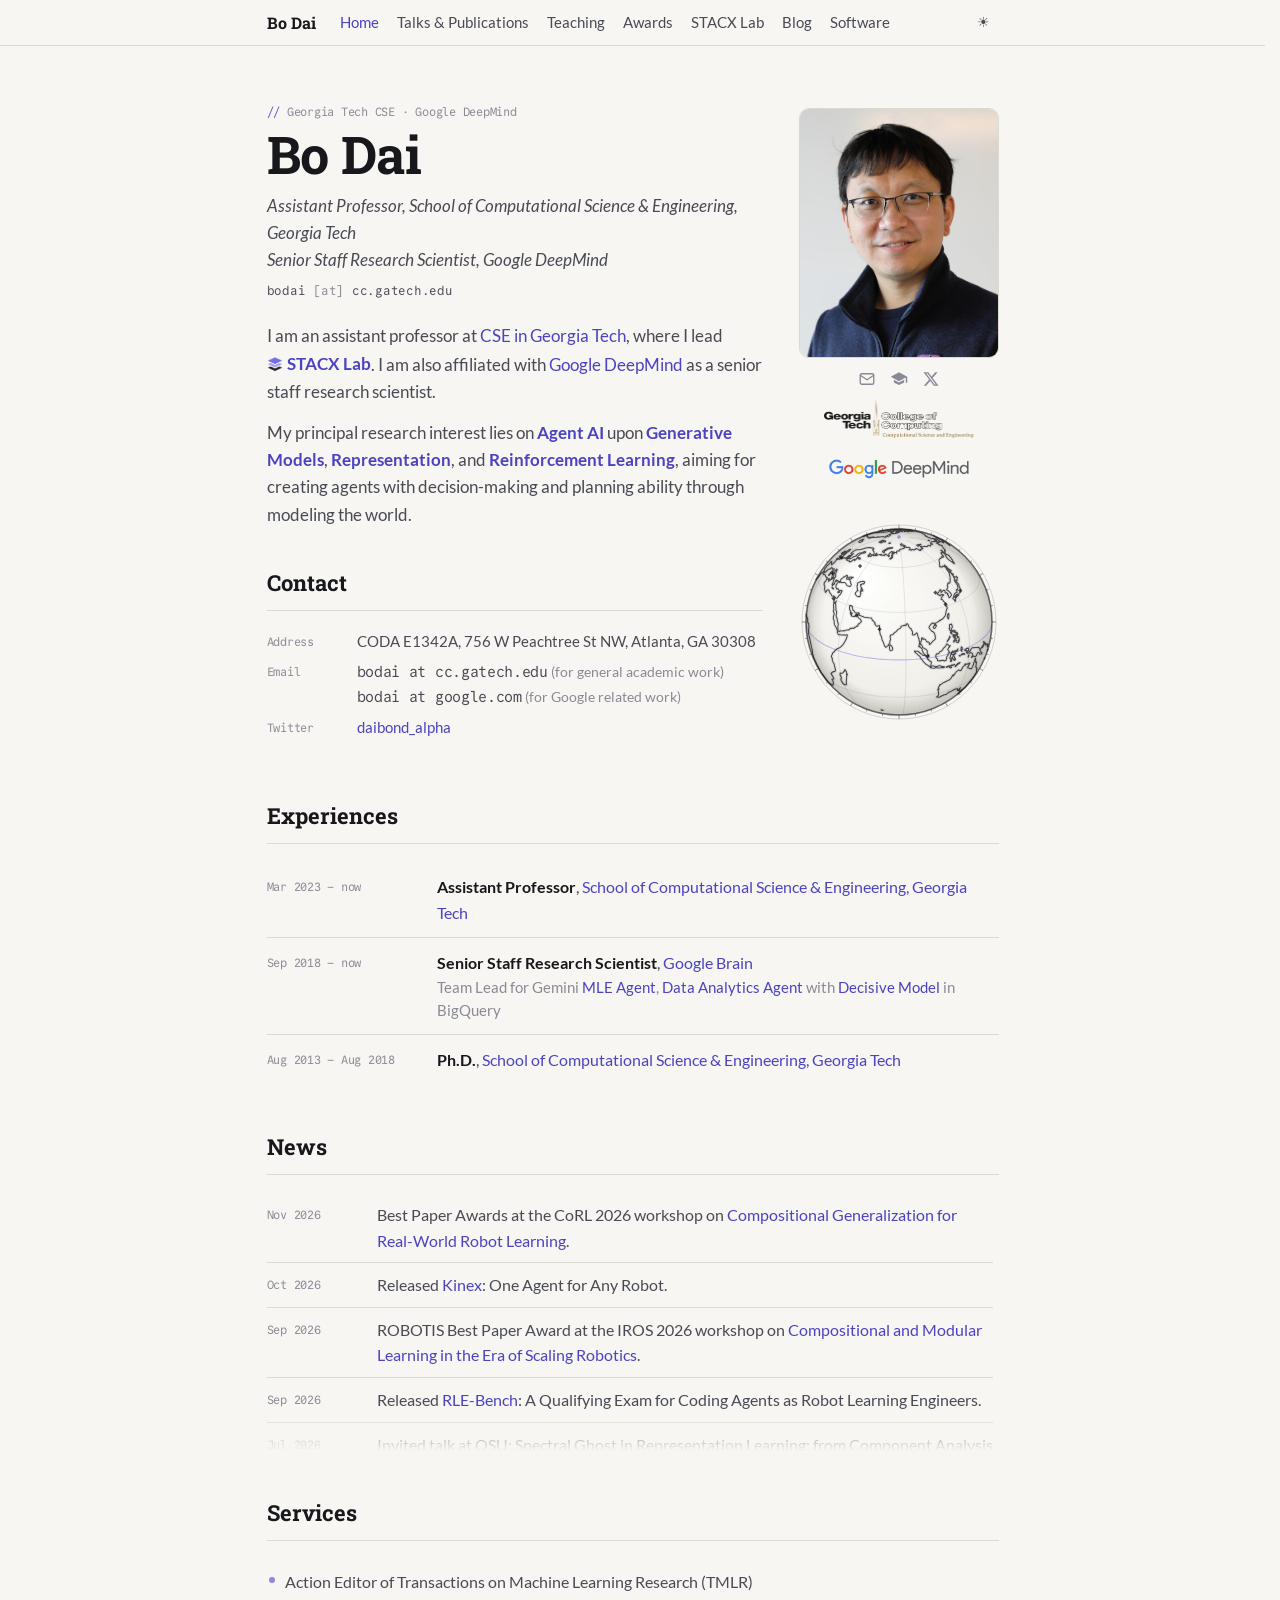
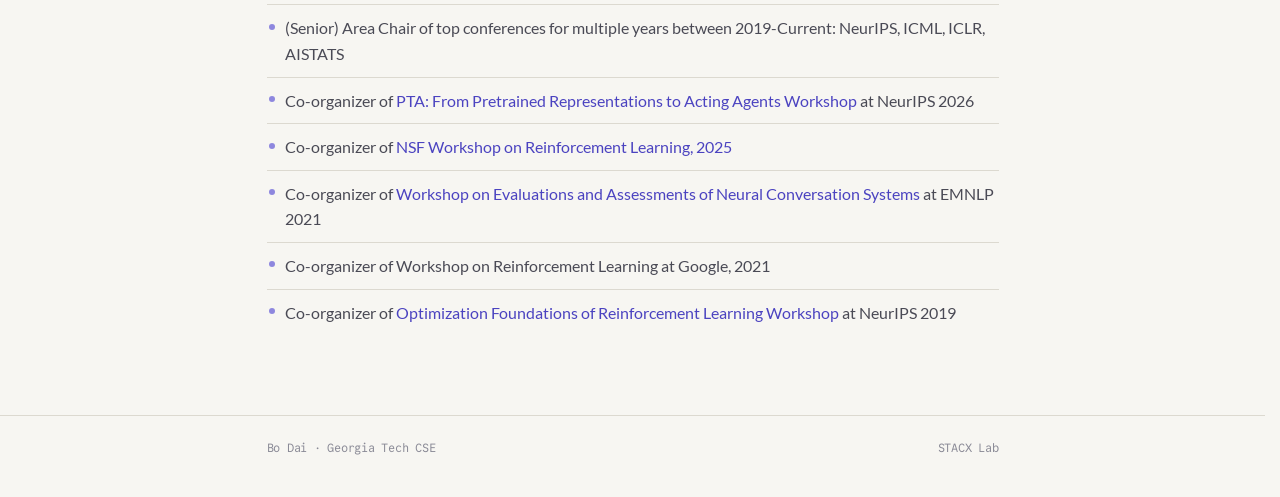
<file: index.html>
<!DOCTYPE html>
<html lang="en">

<head>
	<meta charset="utf-8">
	<meta name="viewport" content="width=device-width, initial-scale=1">
	<title>Bo Dai</title>
	<link rel="preload" href="fonts/lato-latin-400-normal.woff2" as="font" type="font/woff2" crossorigin>
	<link rel="preload" href="fonts/roboto-slab-latin-700-normal.woff2" as="font" type="font/woff2" crossorigin>
	<link href="css/site.css?v=6" rel="stylesheet">
	<script>
	try { var t = localStorage.getItem('theme'); document.documentElement.dataset.theme = t || (matchMedia('(prefers-color-scheme: dark)').matches ? 'dark' : 'light'); } catch (e) {}
</script>
</head>

<body>
	<header class="topbar">
		<nav class="bar" aria-label="main">
			<a class="brand" href="index.html">Bo Dai</a>
			<div class="links">
			<a href="index.html" aria-current="page">Home</a>
			<a href="publications.html">Talks &amp; Publications</a>
			<a href="teaching.html">Teaching</a>
			<a href="awards.html">Awards</a>
			<a href="team.html">STACX Lab</a>
			<a href="https://stacx-lab.github.io/blog/">Blog</a>
			<a href="software.html">Software</a>
			</div>
			<button class="theme" type="button" data-theme-toggle aria-label="toggle theme" title="Toggle theme"><span class="sun">☀</span><span class="moon">☾</span></button>
		</nav>
	</header>

	<main class="wrap">
		<div class="hero">
			<div>
				<p class="kicker">Georgia Tech CSE · Google DeepMind</p>
				<h1>Bo Dai</h1>
				<p class="role">Assistant Professor, School of Computational Science &amp; Engineering, Georgia Tech<br>Senior Staff Research Scientist, Google DeepMind</p>
				<p class="email">bodai <span class="dim">[at]</span> cc.gatech.edu</p>
				<div class="bio">
					<p>I am an assistant professor at <a href="https://cse.gatech.edu/">CSE in Georgia Tech</a>, where I lead <a class="lab-title lab-inline" href="https://stacx-lab.github.io/"><img class="day" src="images/stacx-logo-day.svg" alt=""><img class="night" src="images/stacx-logo-night.svg" alt="">STACX Lab</a>. I am also affiliated with <a href="https://ai.google/research/teams/brain">Google DeepMind</a> as a senior staff research scientist.</p>
					<p>My principal research interest lies on <span class="hl">Agent AI</span> upon <span class="hl">Generative Models</span>, <span class="hl">Representation</span>, and <span class="hl">Reinforcement Learning</span>, aiming for creating agents with decision-making and planning ability through modeling the world.</p>
				</div>
				<section id="contact" class="hero-contact">
					<h2>Contact</h2>
					<dl class="facts">
						<dt>Address</dt>
						<dd>CODA E1342A, 756 W Peachtree St NW, Atlanta, GA 30308</dd>
						<dt>Email</dt>
						<dd><span class="mono">bodai at cc.gatech.edu</span> <span class="note">(for general academic work)</span><br><span class="mono">bodai at google.com</span> <span class="note">(for Google related work)</span></dd>
						<dt>Twitter</dt>
						<dd><a href="https://twitter.com/daibond_alpha">daibond_alpha</a></dd>
					</dl>
				</section>
			</div>
			<aside class="side">
				<img class="portrait" src="images/bodai.jpg" alt="Bo Dai">
				<div class="icons">
					<a href="mailto:bodai@cc.gatech.edu" aria-label="Email" title="Email"><svg viewBox="0 0 24 24" fill="none" stroke="currentColor" stroke-width="1.8" stroke-linecap="round" stroke-linejoin="round"><rect x="3" y="5" width="18" height="14" rx="2"/><path d="m3 7 9 6 9-6"/></svg></a>
					<a href="https://scholar.google.com/citations?user=TIKl_foAAAAJ&amp;hl=en" aria-label="Google Scholar" title="Google Scholar"><svg viewBox="0 0 24 24" fill="currentColor"><path d="M12 3 1 9l11 6 9-4.91V17h2V9L12 3zm-6.82 9.9v3.6L12 20l6.82-3.5v-3.6L12 16.6l-6.82-3.7z"/></svg></a>
					<a href="https://twitter.com/daibond_alpha" aria-label="Twitter" title="Twitter"><svg viewBox="0 0 24 24" fill="currentColor"><path d="M17.75 3h3.07l-6.7 7.66L22 21h-6.17l-4.83-6.32L5.47 21H2.4l7.17-8.2L2 3h6.33l4.37 5.77L17.75 3zm-1.08 16.2h1.7L7.4 4.7H5.58l11.09 14.5z"/></svg></a>
				</div>
				<div class="affil">
					<img src="images/cse-logo.jpg" alt="Georgia Tech">
					<img src="images/google-deep-mind-logo.jpg" alt="Google DeepMind">
				</div>
				<div class="visitor-globe side-globe" id="visitor-globe" data-stats="https://bodai-visits.bo-dai.workers.dev" aria-label="Visitors"></div>
			</aside>
		</div>

		<section id="experiences">
			<h2>Experiences</h2>
			<ul class="timeline">
				<li><span class="when">Mar 2023 – now</span><span class="what"><b>Assistant Professor</b>, <a href="https://cse.gatech.edu/">School of Computational Science &amp; Engineering, Georgia Tech</a></span></li>
				<li><span class="when">Sep 2018 – now</span><span class="what"><b>Senior Staff Research Scientist</b>, <a href="https://ai.google/research/teams/brain/">Google Brain</a><span class="sub">Team Lead for Gemini <a href="https://arxiv.org/abs/2505.07782">MLE Agent</a>, <a href="https://arxiv.org/abs/2407.09522">Data Analytics Agent</a> with <a href="https://arxiv.org/pdf/2505.21439">Decisive Model</a> in BigQuery</span></span></li>
				<li><span class="when">Aug 2013 – Aug 2018</span><span class="what"><b>Ph.D.</b>, <a href="https://cse.gatech.edu/">School of Computational Science &amp; Engineering, Georgia Tech</a></span></li>
			</ul>
		</section>

		<section id="news">
			<h2>News</h2>
			<div class="news-scroll" id="news-scroll">
			<ul class="timeline news">
				<li><span class="when">Nov 2026</span><span class="what">Best Paper Awards at the CoRL 2026 workshop on <a href="https://compogen-robotics.github.io/corl2026/">Compositional Generalization for Real-World Robot Learning</a>.</span></li>
				<li><span class="when">Oct 2026</span><span class="what">Released <a href="https://stacx-lab.github.io/kinex/">Kinex</a>: One Agent for Any Robot.</span></li>
				<li><span class="when">Sep 2026</span><span class="what">ROBOTIS Best Paper Award at the IROS 2026 workshop on <a href="https://compositional-robotics.github.io/">Compositional and Modular Learning in the Era of Scaling Robotics</a>.</span></li>
				<li><span class="when">Sep 2026</span><span class="what">Released <a href="https://rle-bench.github.io/">RLE-Bench</a>: A Qualifying Exam for Coding Agents as Robot Learning Engineers.</span></li>
				<li><span class="when">Jul 2026</span><span class="what">Invited talk at OSU: Spectral Ghost in Representation Learning: from Component Analysis to Self-Supervised Learning [<a href="talks/spec-repr/slides.html">Slides</a>] [<a href="https://arxiv.org/abs/2601.20154">Paper</a>].</span></li>
				<li><span class="when">Jul 2026</span><span class="what">Released <a href="https://stacx.github.io/web/">STACX</a>, an open-source modular infrastructure for end-to-end agentic RL.</span></li>
				<li><span class="when">Jun 2026</span><span class="what"><a href="https://arxiv.org/abs/2606.08357">FReDA</a> released on arXiv: forward-free diffusion language models with BPTT-free looped refinement.</span></li>
				<li><span class="when">May 2026</span><span class="what">Released <a href="https://arxiv.org/abs/2605.12913">Agent DAgger</a>, combining on-policy experience with dense expert feedback to train long-horizon coding agents.</span></li>
				<li><span class="when">May 2026</span><span class="what">Tech Lead of the Gemini Frontier AI MLE Agent Strike team.</span></li>
				<li><span class="when">May 2026</span><span class="what"><a href="https://cloud.google.com/blog/products/data-analytics/more-than-100x-faster-and-cheaper-llm-powered-sql-queries-with-proxy-models?e=48754805">LLM-powered AI query engine</a> on billions of rows with about 400x fewer tokens and 30–100x lower latency.</span></li>
			</ul>
			</div>
		</section>

		<section id="services">
			<h2>Services</h2>
			<ul class="items">
				<li>Action Editor of Transactions on Machine Learning Research (TMLR)</li>
				<li>(Senior) Area Chair of top conferences for multiple years between 2019-Current: NeurIPS, ICML, ICLR, AISTATS</li>
				<li>Co-organizer of <a href="https://ptaworkshop.github.io/">PTA: From Pretrained Representations to Acting Agents Workshop</a> at NeurIPS 2026</li>
				<li>Co-organizer of <a href="https://sites.harvard.edu/nsf-rl-workshop/"> NSF Workshop on Reinforcement Learning, 2025 </a></li>
				<li>Co-organizer of <a href="https://sites.google.com/corp/view/eancs/home">Workshop on Evaluations and Assessments of Neural Conversation Systems </a> at EMNLP 2021</li>
				<li>Co-organizer of Workshop on Reinforcement Learning at Google, 2021</li>
				<li>Co-organizer of <a href="https://optrl2019.github.io/">Optimization Foundations of Reinforcement Learning Workshop</a> at NeurIPS 2019</li>
			</ul>
		</section>

	</main>

	<footer>
		<div class="wrap">
			<span>Bo Dai · Georgia Tech CSE</span>
			<span><a href="https://stacx-lab.github.io/">STACX Lab</a></span>
		</div>
	</footer>
	<script src="js/globe-land.js"></script>
	<script src="js/globe.js"></script>
	<script>
		(function () {
			// Show four news items and scroll the rest; re-measure once fonts load and on resize.
			var box = document.getElementById('news-scroll'), items = box.querySelectorAll('li');
			if (items.length <= 4) { box.classList.add('all'); return; }
			box.style.overflowY = 'auto';
			function fit() { box.style.maxHeight = (items[4].getBoundingClientRect().top - box.getBoundingClientRect().top + box.scrollTop + 28) + 'px'; }
			fit();
			if (document.fonts) document.fonts.ready.then(fit);
			addEventListener('resize', fit);
		})();
	</script>
	<script>
		var sec = location.hash.slice(1);
		var pages = {publications: "publications.html", talks: "publications.html#talks", teaching: "teaching.html",
			awards: "awards.html", team: "team.html", software: "software.html"};
		if (pages.hasOwnProperty(sec)) location.replace(pages[sec]);
	</script>
	<script>
	document.querySelector('[data-theme-toggle]').addEventListener('click', function () {
		var root = document.documentElement, next = root.dataset.theme === 'dark' ? 'light' : 'dark';
		root.dataset.theme = next;
		try { localStorage.setItem('theme', next); } catch (e) {}
	});
</script>
</body>

</html>
</file>
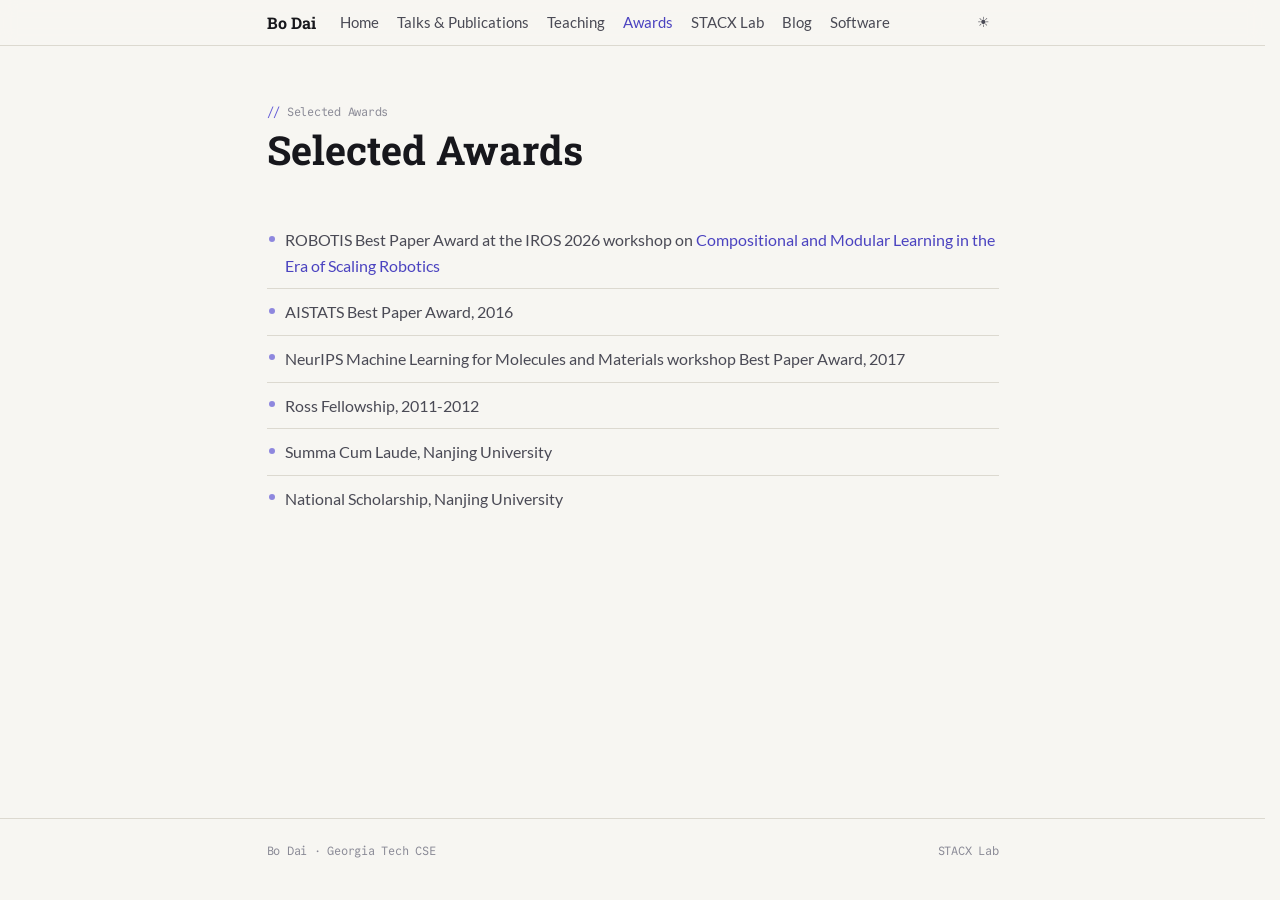
<file: awards.html>
<!DOCTYPE html>
<html lang="en">

<head>
	<meta charset="utf-8">
	<meta name="viewport" content="width=device-width, initial-scale=1">
	<title>Bo Dai - Selected Awards</title>
	<link rel="preload" href="fonts/lato-latin-400-normal.woff2" as="font" type="font/woff2" crossorigin>
	<link rel="preload" href="fonts/roboto-slab-latin-700-normal.woff2" as="font" type="font/woff2" crossorigin>
	<link href="css/site.css?v=6" rel="stylesheet">
	<script>
	try { var t = localStorage.getItem('theme'); document.documentElement.dataset.theme = t || (matchMedia('(prefers-color-scheme: dark)').matches ? 'dark' : 'light'); } catch (e) {}
</script>
</head>

<body>
	<header class="topbar">
		<nav class="bar" aria-label="main">
			<a class="brand" href="index.html">Bo Dai</a>
			<div class="links">
			<a href="index.html">Home</a>
			<a href="publications.html">Talks &amp; Publications</a>
			<a href="teaching.html">Teaching</a>
			<a href="awards.html" aria-current="page">Awards</a>
			<a href="team.html">STACX Lab</a>
			<a href="https://stacx-lab.github.io/blog/">Blog</a>
			<a href="software.html">Software</a>
			</div>
			<button class="theme" type="button" data-theme-toggle aria-label="toggle theme" title="Toggle theme"><span class="sun">☀</span><span class="moon">☾</span></button>
		</nav>
	</header>

	<main class="wrap">
		<div class="page-head">
			<p class="kicker">Selected Awards</p>
			<h1>Selected Awards</h1>
		</div>

		<section>
			<ul class="items">
				<li>ROBOTIS Best Paper Award at the IROS 2026 workshop on <a href="https://compositional-robotics.github.io/">Compositional and Modular Learning in the Era of Scaling Robotics</a></li>
				<li>AISTATS Best Paper Award, 2016</li>
				<li>NeurIPS Machine Learning for Molecules and Materials workshop Best Paper Award, 2017</li>
				<li>Ross Fellowship, 2011-2012</li>
				<li>Summa Cum Laude, Nanjing University</li>
				<li>National Scholarship, Nanjing University</li>
			</ul>
		</section>
	</main>

	<footer>
		<div class="wrap">
			<span>Bo Dai · Georgia Tech CSE</span>
			<span><a href="https://stacx-lab.github.io/">STACX Lab</a></span>
		</div>
	</footer>

	<script>
	document.querySelector('[data-theme-toggle]').addEventListener('click', function () {
		var root = document.documentElement, next = root.dataset.theme === 'dark' ? 'light' : 'dark';
		root.dataset.theme = next;
		try { localStorage.setItem('theme', next); } catch (e) {}
	});
</script>
</body>

</html>
</file>
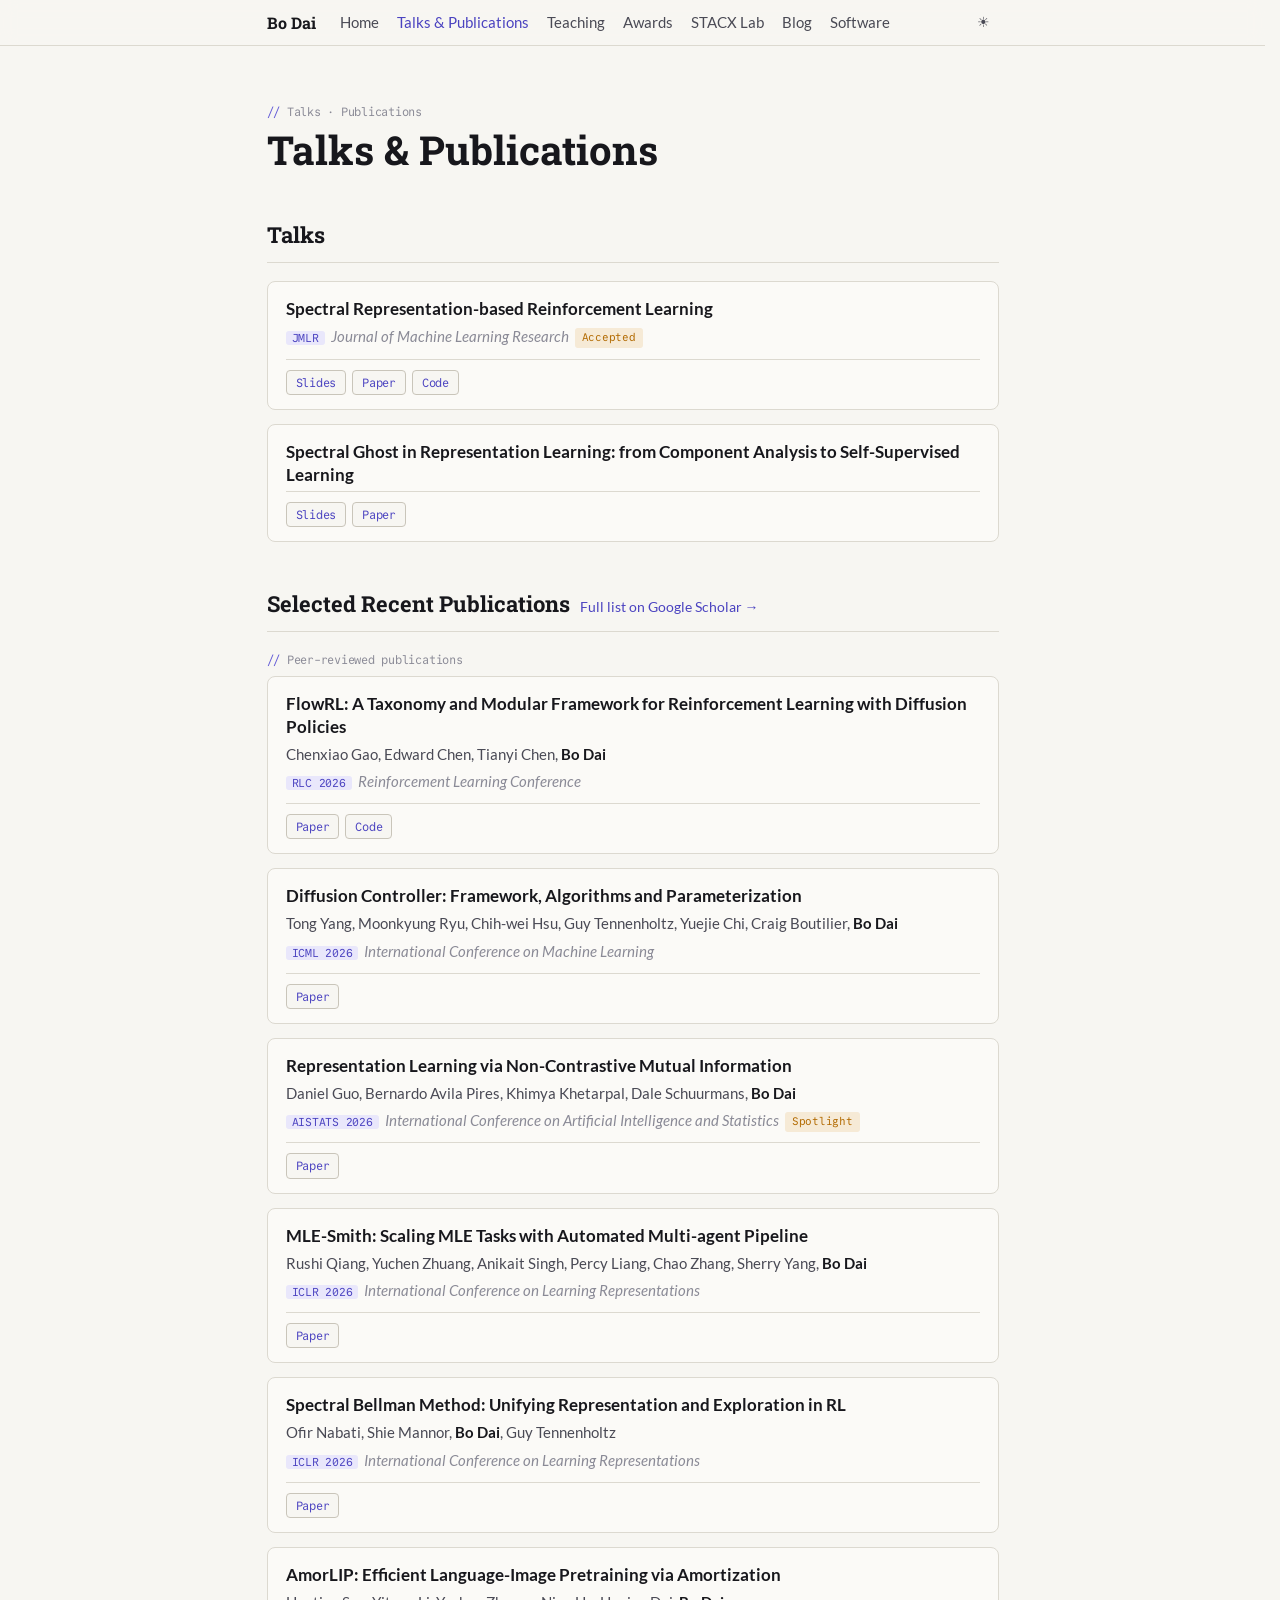
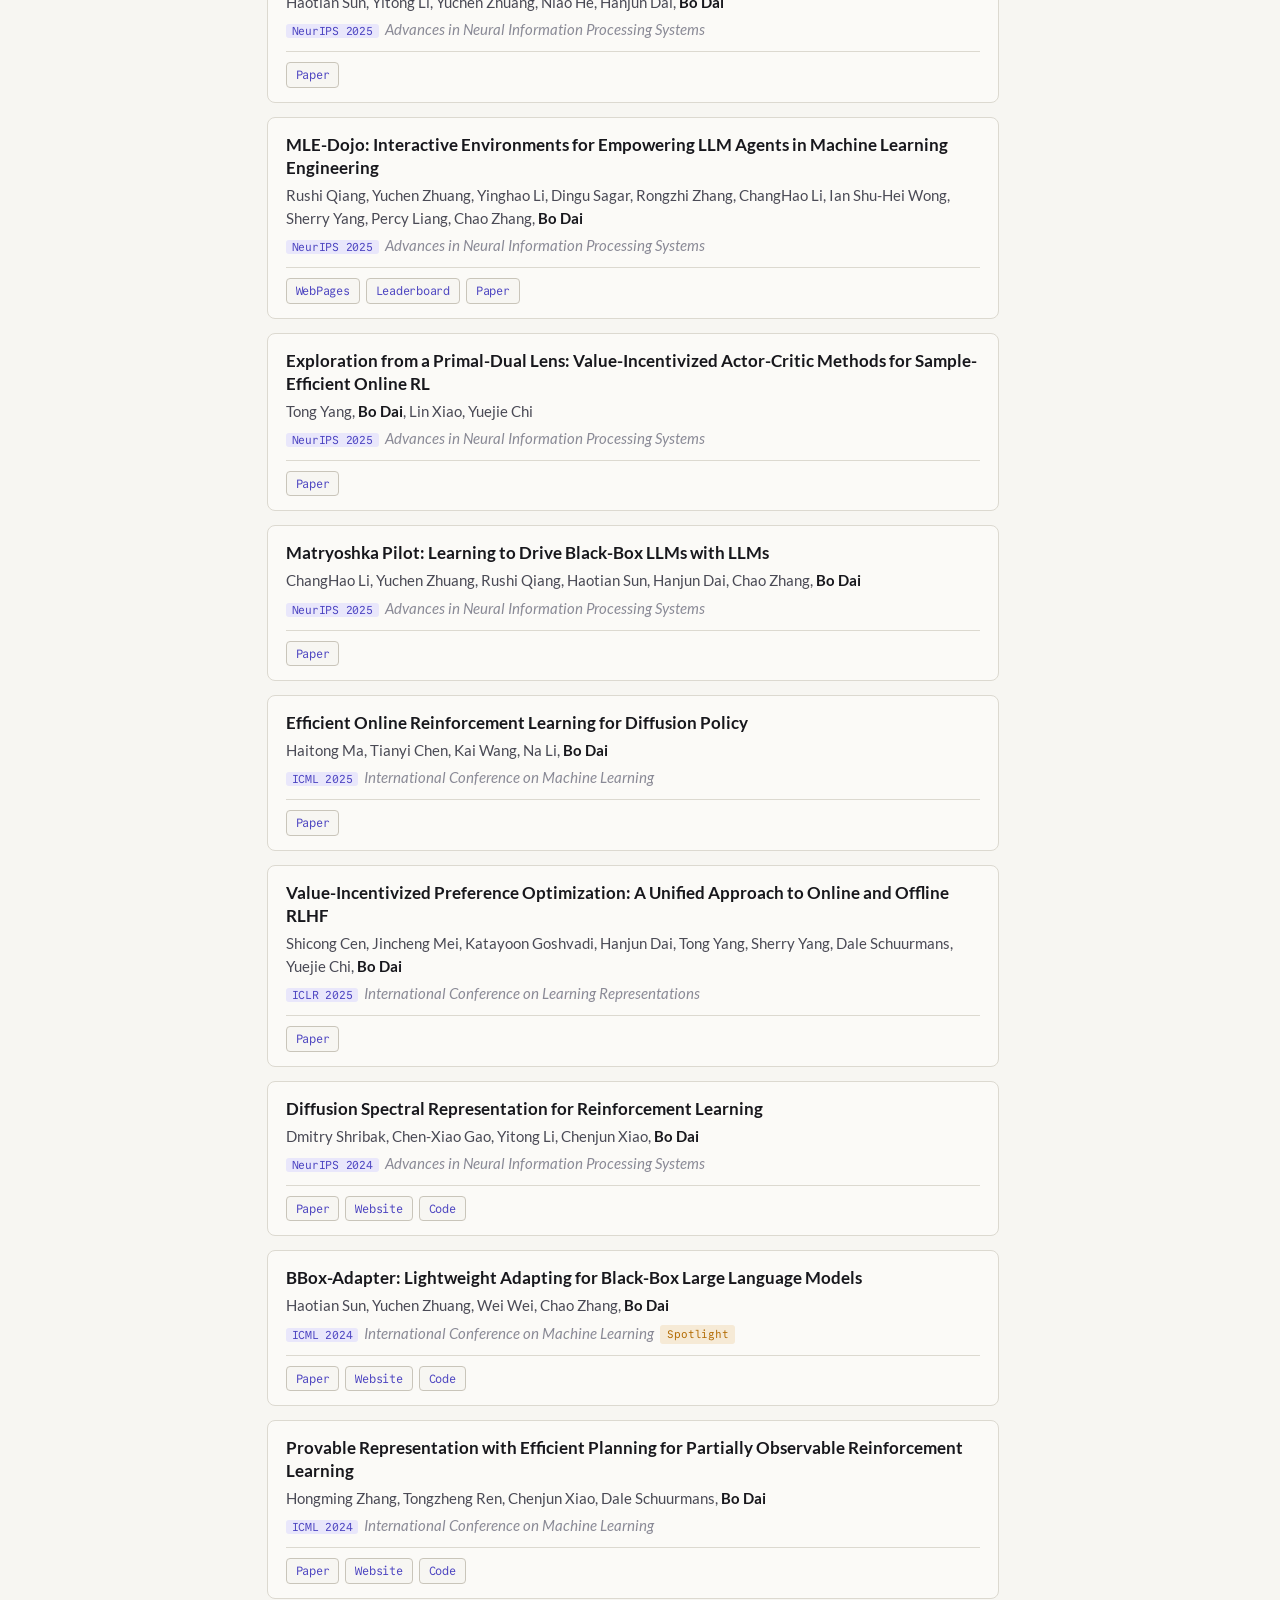
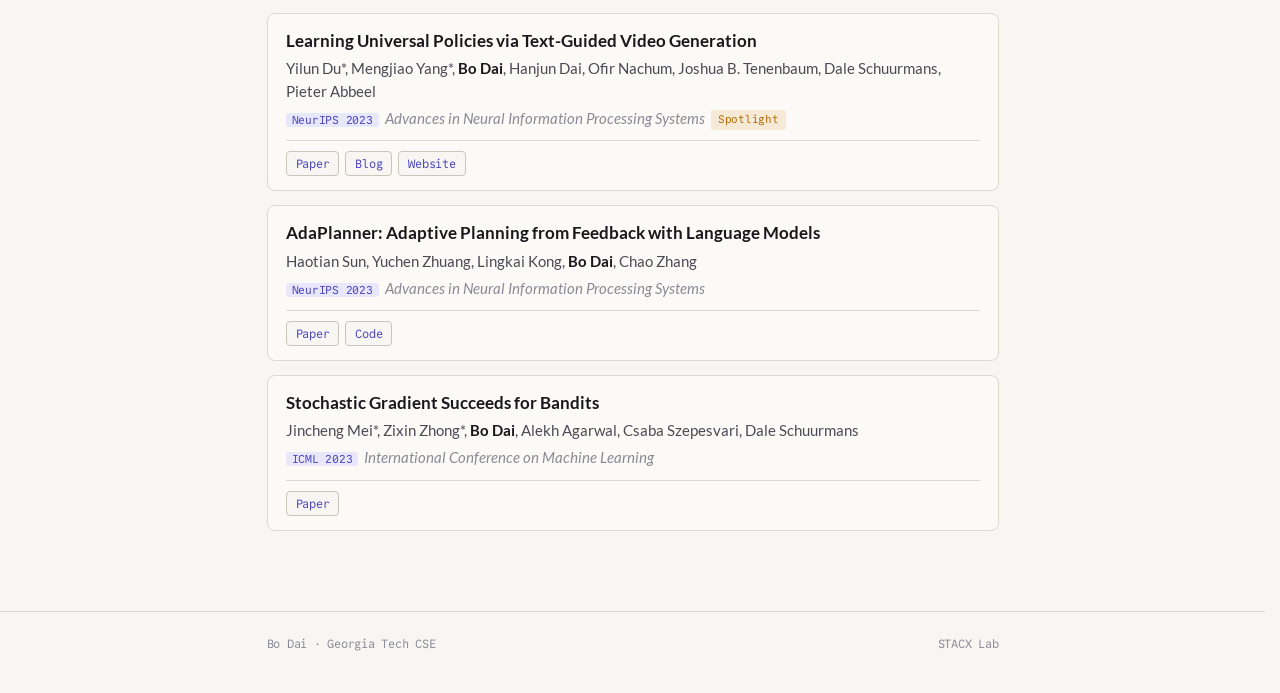
<file: publications.html>
<!DOCTYPE html>
<html lang="en">

<head>
	<meta charset="utf-8">
	<meta name="viewport" content="width=device-width, initial-scale=1">
	<title>Bo Dai - Talks &amp; Publications</title>
	<link rel="preload" href="fonts/lato-latin-400-normal.woff2" as="font" type="font/woff2" crossorigin>
	<link rel="preload" href="fonts/roboto-slab-latin-700-normal.woff2" as="font" type="font/woff2" crossorigin>
	<link href="css/site.css?v=6" rel="stylesheet">
	<script>
	try { var t = localStorage.getItem('theme'); document.documentElement.dataset.theme = t || (matchMedia('(prefers-color-scheme: dark)').matches ? 'dark' : 'light'); } catch (e) {}
</script>
</head>

<body>
	<header class="topbar">
		<nav class="bar" aria-label="main">
			<a class="brand" href="index.html">Bo Dai</a>
			<div class="links">
			<a href="index.html">Home</a>
			<a href="publications.html" aria-current="page">Talks &amp; Publications</a>
			<a href="teaching.html">Teaching</a>
			<a href="awards.html">Awards</a>
			<a href="team.html">STACX Lab</a>
			<a href="https://stacx-lab.github.io/blog/">Blog</a>
			<a href="software.html">Software</a>
			</div>
			<button class="theme" type="button" data-theme-toggle aria-label="toggle theme" title="Toggle theme"><span class="sun">☀</span><span class="moon">☾</span></button>
		</nav>
	</header>

	<main class="wrap">
		<div class="page-head">
			<p class="kicker">Talks · Publications</p>
			<h1>Talks &amp; Publications</h1>
		</div>

		<section id="talks">
			<h2>Talks</h2>
			<ul class="pubs">
				<li class="pub">
					<p class="title">Spectral Representation-based Reinforcement Learning</p>
					<p class="venue"><span class="venue-tag">JMLR</span><i>Journal of Machine Learning Research</i><span class="badge">Accepted</span></p>
					<div class="chips"><a class="chip" href="talks/spec-rl/slides.html">Slides</a><a class="chip" href="https://arxiv.org/abs/2512.15036">Paper</a><a class="chip" href="https://spectral-rl.github.io/">Code</a></div>
				</li>
				<li class="pub">
					<p class="title">Spectral Ghost in Representation Learning: from Component Analysis to Self-Supervised Learning</p>
					<div class="chips"><a class="chip" href="talks/spec-repr/slides.html">Slides</a><a class="chip" href="https://arxiv.org/pdf/2601.20154">Paper</a></div>
				</li>
			</ul>
		</section>

		<section id="publications">
			<h2>Selected Recent Publications<a class="more" href="https://scholar.google.com/citations?user=TIKl_foAAAAJ&amp;hl=en">Full list on Google Scholar →</a></h2>
			<p class="kicker">Peer-reviewed publications</p>
			<ul class="pubs">
				<li class="pub">
					<p class="title">FlowRL: A Taxonomy and Modular Framework for Reinforcement Learning with Diffusion Policies</p>
					<p class="authors">Chenxiao Gao, Edward Chen, Tianyi Chen, <b>Bo Dai</b></p>
					<p class="venue"><span class="venue-tag">RLC 2026</span><i>Reinforcement Learning Conference</i></p>
					<div class="chips"><a class="chip" href="https://arxiv.org/pdf/2603.27450">Paper</a><a class="chip" href="https://github.com/typoverflow/flow-rl">Code</a></div>
				</li>
				<li class="pub">
					<p class="title">Diffusion Controller: Framework, Algorithms and Parameterization</p>
					<p class="authors">Tong Yang, Moonkyung Ryu, Chih-wei Hsu, Guy Tennenholtz, Yuejie Chi, Craig Boutilier, <b>Bo Dai</b></p>
					<p class="venue"><span class="venue-tag">ICML 2026</span><i>International Conference on Machine Learning</i></p>
					<div class="chips"><a class="chip" href="https://arxiv.org/pdf/2603.06981">Paper</a></div>
				</li>
				<li class="pub">
					<p class="title">Representation Learning via Non-Contrastive Mutual Information</p>
					<p class="authors">Daniel Guo, Bernardo Avila Pires, Khimya Khetarpal, Dale Schuurmans, <b>Bo Dai</b></p>
					<p class="venue"><span class="venue-tag">AISTATS 2026</span><i>International Conference on Artificial Intelligence and Statistics</i><span class="badge">Spotlight</span></p>
					<div class="chips"><a class="chip" href="https://arxiv.org/pdf/2504.16667">Paper</a></div>
				</li>
				<li class="pub">
					<p class="title">MLE-Smith: Scaling MLE Tasks with Automated Multi-agent Pipeline</p>
					<p class="authors">Rushi Qiang, Yuchen Zhuang, Anikait Singh, Percy Liang, Chao Zhang, Sherry Yang, <b>Bo Dai</b></p>
					<p class="venue"><span class="venue-tag">ICLR 2026</span><i>International Conference on Learning Representations</i></p>
					<div class="chips"><a class="chip" href="https://arxiv.org/pdf/2510.07307">Paper</a></div>
				</li>
				<li class="pub">
					<p class="title">Spectral Bellman Method: Unifying Representation and Exploration in RL</p>
					<p class="authors">Ofir Nabati, Shie Mannor, <b>Bo Dai</b>, Guy Tennenholtz</p>
					<p class="venue"><span class="venue-tag">ICLR 2026</span><i>International Conference on Learning Representations</i></p>
					<div class="chips"><a class="chip" href="https://openreview.net/pdf?id=tHmiydOQhn">Paper</a></div>
				</li>
				<li class="pub">
					<p class="title">AmorLIP: Efficient Language-Image Pretraining via Amortization</p>
					<p class="authors">Haotian Sun, Yitong Li, Yuchen Zhuang, Niao He, Hanjun Dai, <b>Bo Dai</b></p>
					<p class="venue"><span class="venue-tag">NeurIPS 2025</span><i>Advances in Neural Information Processing Systems</i></p>
					<div class="chips"><a class="chip" href="https://arxiv.org/abs/2505.18983">Paper</a></div>
				</li>
				<li class="pub">
					<p class="title">MLE-Dojo: Interactive Environments for Empowering LLM Agents in Machine Learning Engineering</p>
					<p class="authors">Rushi Qiang, Yuchen Zhuang, Yinghao Li, Dingu Sagar, Rongzhi Zhang, ChangHao Li, Ian Shu-Hei Wong, Sherry Yang, Percy Liang, Chao Zhang, <b>Bo Dai</b></p>
					<p class="venue"><span class="venue-tag">NeurIPS 2025</span><i>Advances in Neural Information Processing Systems</i></p>
					<div class="chips"><a class="chip" href="https://mle-dojo.github.io/MLE-Dojo-page/">WebPages</a><a class="chip" href="https://huggingface.co/spaces/MLE-Dojo/Leaderboard">Leaderboard</a><a class="chip" href="https://arxiv.org/abs/2505.07782">Paper</a></div>
				</li>
				<li class="pub">
					<p class="title">Exploration from a Primal-Dual Lens: Value-Incentivized Actor-Critic Methods for Sample-Efficient Online RL</p>
					<p class="authors">Tong Yang, <b>Bo Dai</b>, Lin Xiao, Yuejie Chi</p>
					<p class="venue"><span class="venue-tag">NeurIPS 2025</span><i>Advances in Neural Information Processing Systems</i></p>
					<div class="chips"><a class="chip" href="https://arxiv.org/abs/2506.22401">Paper</a></div>
				</li>
				<li class="pub">
					<p class="title">Matryoshka Pilot: Learning to Drive Black-Box LLMs with LLMs</p>
					<p class="authors">ChangHao Li, Yuchen Zhuang, Rushi Qiang, Haotian Sun, Hanjun Dai, Chao Zhang, <b>Bo Dai</b></p>
					<p class="venue"><span class="venue-tag">NeurIPS 2025</span><i>Advances in Neural Information Processing Systems</i></p>
					<div class="chips"><a class="chip" href="https://arxiv.org/abs/2410.20749">Paper</a></div>
				</li>
				<li class="pub">
					<p class="title">Efficient Online Reinforcement Learning for Diffusion Policy</p>
					<p class="authors">Haitong Ma, Tianyi Chen, Kai Wang, Na Li, <b>Bo Dai</b></p>
					<p class="venue"><span class="venue-tag">ICML 2025</span><i>International Conference on Machine Learning</i></p>
					<div class="chips"><a class="chip" href="https://arxiv.org/pdf/2502.00361">Paper</a></div>
				</li>
				<li class="pub">
					<p class="title">Value-Incentivized Preference Optimization: A Unified Approach to Online and Offline RLHF</p>
					<p class="authors">Shicong Cen, Jincheng Mei, Katayoon Goshvadi, Hanjun Dai, Tong Yang, Sherry Yang, Dale Schuurmans, Yuejie Chi, <b>Bo Dai</b></p>
					<p class="venue"><span class="venue-tag">ICLR 2025</span><i>International Conference on Learning Representations</i></p>
					<div class="chips"><a class="chip" href="https://arxiv.org/abs/2405.19320">Paper</a></div>
				</li>
				<!--
				<li class="pub">
					<p class="title">Faster WIND: Accelerating Iterative Best-of-N Distillation for LLM Alignment</p>
					<p class="authors">Tong Yang, Jincheng Mei, Hanjun Dai, Zixin Wen, Shicong Cen, Dale Schuurmans, Yuejie Chi, <b>Bo Dai</b></p>
					<p class="venue"><span class="venue-tag">AISTATS 2025</span><i>International Conference on Artificial Intelligence and Statistics</i></p>
					<div class="chips"><a class="chip" href="https://arxiv.org/abs/2410.20727">Paper</a></div>
				</li>
				-->
				<!--
				<li class="pub">
					<p class="title">Scalable Spectral Representations for Multi-Agent Reinforcement Learning in Network MDPs</p>
					<p class="authors">Zhaolin Ren, Runyu Zhang, <b>Bo Dai</b>, Na Li</p>
					<p class="venue"><span class="venue-tag">AISTATS 2025</span><i>International Conference on Artificial Intelligence and Statistics</i></p>
					<div class="chips"><a class="chip" href="https://arxiv.org/abs/2410.17221">Paper</a></div>
				</li>
				-->
				<!--
				<li class="pub">
					<p class="title">Primal-Dual Spectral Representation for Off-policy Evaluation</p>
					<p class="authors">Yang Hu, Tianyi Chen, Kai Wang, Na Li, <b>Bo Dai</b></p>
					<p class="venue"><span class="venue-tag">AISTATS 2025</span><i>International Conference on Artificial Intelligence and Statistics</i></p>
					<div class="chips"><a class="chip" href="https://arxiv.org/abs/2410.17538">Paper</a></div>
				</li>
				-->
				<li class="pub">
					<p class="title">Diffusion Spectral Representation for Reinforcement Learning</p>
					<p class="authors">Dmitry Shribak, Chen-Xiao Gao, Yitong Li, Chenjun Xiao, <b>Bo Dai</b></p>
					<p class="venue"><span class="venue-tag">NeurIPS 2024</span><i>Advances in Neural Information Processing Systems</i></p>
					<div class="chips"><a class="chip" href="https://arxiv.org/abs/2406.16121">Paper</a><a class="chip" href="https://haotiansun14.github.io/rl-rep-page/">Website</a><a class="chip" href="https://github.com/haotiansun14/rl-rep">Code</a></div>
				</li>
				<!--
				<li class="pub">
					<p class="title">Skill Transfer and Discovery for Sim-to-Real Learning: A Representation-Based Viewpoint</p>
					<p class="authors">Haitong Ma, Zhaolin Ren, <b>Bo Dai</b>, Na Li</p>
					<p class="venue"><span class="venue-tag">IROS 2024</span><i>IEEE/RSJ International Conference on Intelligent Robots and Systems</i><span class="badge">Oral</span></p>
					<div class="chips"><a class="chip" href="https://arxiv.org/abs/2404.05051">Paper</a><a class="chip" href="https://congharvard.github.io/steady-sim-to-real/">Website</a></div>
				</li>
				-->
				<li class="pub">
					<p class="title">BBox-Adapter: Lightweight Adapting for Black-Box Large Language Models</p>
					<p class="authors">Haotian Sun, Yuchen Zhuang, Wei Wei, Chao Zhang, <b>Bo Dai</b></p>
					<p class="venue"><span class="venue-tag">ICML 2024</span><i>International Conference on Machine Learning</i><span class="badge">Spotlight</span></p>
					<div class="chips"><a class="chip" href="https://arxiv.org/abs/2402.08219">Paper</a><a class="chip" href="https://haotiansun14.github.io/BBox-Adapter-page/">Website</a><a class="chip" href="https://github.com/haotiansun14/BBox-Adapter">Code</a></div>
				</li>
				<li class="pub">
					<p class="title">Provable Representation with Efficient Planning for Partially Observable Reinforcement Learning</p>
					<p class="authors">Hongming Zhang, Tongzheng Ren, Chenjun Xiao, Dale Schuurmans, <b>Bo Dai</b></p>
					<p class="venue"><span class="venue-tag">ICML 2024</span><i>International Conference on Machine Learning</i></p>
					<div class="chips"><a class="chip" href="https://arxiv.org/abs/2311.12244">Paper</a><a class="chip" href="https://haotiansun14.github.io/rl-rep-page/">Website</a><a class="chip" href="https://github.com/haotiansun14/rl-rep">Code</a></div>
				</li>
				<!--
				<li class="pub">
					<p class="title">Ordering-based Conditions for Global Convergence of Policy Gradient Methods</p>
					<p class="authors">Jincheng Mei, <b>Bo Dai</b>, Alekh Agarwal, Mohammad Ghavamzadeh, Csaba Szepesvari, Dale Schuurmans</p>
					<p class="venue"><span class="venue-tag">NeurIPS 2023</span><i>Advances in Neural Information Processing Systems</i><span class="badge">Oral</span></p>
					<div class="chips"><a class="chip" href="https://openreview.net/pdf?id=sW8yGZ4uVJ">Paper</a></div>
				</li>
				-->
				<li class="pub">
					<p class="title">Learning Universal Policies via Text-Guided Video Generation</p>
					<p class="authors">Yilun Du*, Mengjiao Yang*, <b>Bo Dai</b>, Hanjun Dai, Ofir Nachum, Joshua B. Tenenbaum, Dale Schuurmans, Pieter Abbeel</p>
					<p class="venue"><span class="venue-tag">NeurIPS 2023</span><i>Advances in Neural Information Processing Systems</i><span class="badge">Spotlight</span></p>
					<div class="chips"><a class="chip" href="https://openreview.net/pdf?id=bo8q5MRcwy">Paper</a><a class="chip" href="https://blog.research.google/2023/04/unipi-learning-universal-policies-via.html">Blog</a><a class="chip" href="https://universal-policy.github.io/unipi/">Website</a></div>
				</li>
				<li class="pub">
					<p class="title">AdaPlanner: Adaptive Planning from Feedback with Language Models</p>
					<p class="authors">Haotian Sun, Yuchen Zhuang, Lingkai Kong, <b>Bo Dai</b>, Chao Zhang</p>
					<p class="venue"><span class="venue-tag">NeurIPS 2023</span><i>Advances in Neural Information Processing Systems</i></p>
					<div class="chips"><a class="chip" href="https://openreview.net/pdf?id=rnKgbKmelt">Paper</a><a class="chip" href="https://github.com/haotiansun14/AdaPlanner">Code</a></div>
				</li>
				<li class="pub">
					<p class="title">Stochastic Gradient Succeeds for Bandits</p>
					<p class="authors">Jincheng Mei*, Zixin Zhong*, <b>Bo Dai</b>, Alekh Agarwal, Csaba Szepesvari, Dale Schuurmans</p>
					<p class="venue"><span class="venue-tag">ICML 2023</span><i>International Conference on Machine Learning</i></p>
					<div class="chips"><a class="chip" href="https://openreview.net/pdf?id=XqyXhjVRxR">Paper</a></div>
				</li>
				<!--
				<li class="pub">
					<p class="title">Learning to Optimize with Stochastic Dominance Constraints</p>
					<p class="authors">Hanjun Dai, Yuan Xue, Niao He, Yixin Wang, Na Li, Dale Schuurmans, <b>Bo Dai</b></p>
					<p class="venue"><span class="venue-tag">AISTATS 2023</span><i>International Conference on Artificial Intelligence and Statistics</i></p>
					<div class="chips"><a class="chip" href="https://proceedings.mlr.press/v206/dai23b/dai23b.pdf">Paper</a></div>
				</li>
				-->
				<!--
				<li class="pub">
					<p class="title">Latent Variable Representation for Reinforcement Learning</p>
					<p class="authors">Tongzheng Ren, Chenjun Xiao, Tianjun Zhang, Na Li, Zhaoran Wang, Sujay Sanghavi, Dale Schuurmans, <b>Bo Dai</b></p>
					<p class="venue"><span class="venue-tag">ICLR 2023</span><i>International Conference on Learning Representations</i></p>
					<div class="chips"><a class="chip" href="https://openreview.net/forum?id=mQpmZVzXK1h">Paper</a><a class="chip" href="https://rlrep.github.io/lvrep/">Website</a><a class="chip" href="https://github.com/shelowize/lvrep-rl">Code</a></div>
				</li>
				-->
				<!--
				<li class="pub">
					<p class="title">Discrete Langevin Samplers via Wasserstein Gradient Flow</p>
					<p class="authors">Haoran Sun, Hanjun Dai, <b>Bo Dai</b>, Haomin Zhou, Dale Schuurmans</p>
					<p class="venue"><span class="venue-tag">AISTATS 2023</span><i>International Conference on Artificial Intelligence and Statistics</i></p>
					<div class="chips"><a class="chip" href="https://arxiv.org/pdf/2206.14897.pdf">Paper</a></div>
				</li>
				-->
				<!--
				<li class="pub">
					<p class="title">A Free Lunch from the Noise: Provable and Practical Exploration for Representation Learning</p>
					<p class="authors">Tongzheng Ren, Tianjun Zhang, Csaba Szepesvari, <b>Bo Dai</b></p>
					<p class="venue"><span class="venue-tag">UAI 2022</span><i>Conference on Uncertainty in Artificial Intelligence</i></p>
					<div class="chips"><a class="chip" href="https://proceedings.mlr.press/v180/ren22a/ren22a.pdf">Paper</a></div>
				</li>
				-->
				<!--
				<li class="pub">
					<p class="title">Towards Automatic Evaluation of Dialog Systems: A Model-Free Off-Policy Evaluation Approach</p>
					<p class="authors">Haoming Jiang, <b>Bo Dai</b>, Mengjiao Yang, Tuo Zhao and Wei Wei</p>
					<p class="venue"><span class="venue-tag">EMNLP 2021</span><i>Conference on Empirical Methods in Natural Language Processing</i></p>
					<div class="chips"><a class="chip" href="https://aclanthology.org/2021.emnlp-main.589/">Paper</a><a class="chip" href="https://github.com/google-research/google-research/tree/master/dialogue_ope">Code</a></div>
				</li>
				-->
				<!--
				<li class="pub">
					<p class="title">CoinDICE: Off-Policy Confidence Interval Estimation</p>
					<p class="authors"><b>Bo Dai</b>*, Ofir Nachum*, Yinlam Chow, Lihong Li, Csaba Szepesvari, Dale Schuurmans</p>
					<p class="venue"><span class="venue-tag">NeurIPS 2020</span><i>Advances in Neural Information Processing Systems</i><span class="badge">Spotlight</span></p>
					<div class="chips"><a class="chip" href="https://arxiv.org/abs/2010.11652">Paper</a><a class="chip" href="https://github.com/google-research/dice_rl">Code</a></div>
				</li>
				-->
				<!--
				<li class="pub">
					<p class="title">Differentiable Top-k Operator with Optimal Transport</p>
					<p class="authors">Yujia Xie, Hanjun Dai, Minshuo Chen, <b>Bo Dai</b>, Tuo Zhao, Hongyuan Zha, Wei Wei, Tomas Pfister</p>
					<p class="venue"><span class="venue-tag">NeurIPS 2020</span><i>Advances in Neural Information Processing Systems</i></p>
					<div class="chips"><a class="chip" href="https://arxiv.org/abs/2002.06504">Paper</a><a class="chip" href="https://github.com/google-research/google-research/tree/master/soft_topk">Code</a></div>
				</li>
				-->
				<!--
				<li class="pub">
					<p class="title">DualDICE: Behavior-Agnostic Estimation of Discounted Stationary Distribution Corrections</p>
					<p class="authors">Ofir Nachum*, Yinlam Chow*, <b>Bo Dai</b>, Lihong Li</p>
					<p class="venue"><span class="venue-tag">NeurIPS 2019</span><i>Advances in Neural Information Processing Systems</i><span class="badge">Spotlight</span></p>
					<div class="chips"><a class="chip" href="https://openreview.net/pdf?id=ryeE8NSeUB">Paper</a><a class="chip" href="https://github.com/google-research/google-research/blob/master/dual_dice/README.md">Code</a></div>
				</li>
				-->
				<!--
				<li class="pub">
					<p class="title">Exponential Family Estimation via Adversarial Dynamics Embedding</p>
					<p class="authors"><b>Bo Dai</b>*, Zhen Liu*, Hanjun Dai*, Niao He, Arthur Gretton, Le Song, Dale Schuurmans</p>
					<p class="venue"><span class="venue-tag">NeurIPS 2019</span><i>Advances in Neural Information Processing Systems</i></p>
					<div class="chips"><a class="chip" href="https://proceedings.neurips.cc/paper_files/paper/2019/file/767d01b4bac1a1e8824c9b9f7cc79a04-Paper.pdf">Paper</a><a class="chip" href="https://github.com/lzzcd001/ade-code">Code</a></div>
				</li>
				-->
				<!--
				<li class="pub">
					<p class="title">SBEED: Convergent Reinforcement Learning with Nonlinear Function Approximation</p>
					<p class="authors"><b>Bo Dai</b>, Albert Shaw, Lihong Li, Lin Xiao, Niao He, Zhen Liu, Jianshu Chen, Le Song</p>
					<p class="venue"><span class="venue-tag">ICML 2018</span><i>International Conference on Machine Learning</i><span class="badge">Long Oral</span></p>
					<div class="chips"><a class="chip" href="https://arxiv.org/abs/1712.10285">Paper</a></div>
				</li>
				-->
				<!--
				<li class="pub">
					<p class="title">Syntax-Directed Variational Autoencoder for Structured Data</p>
					<p class="authors">Hanjun Dai*, Yingtao Tian*, <b>Bo Dai</b>, Steven Skiena and Le Song</p>
					<p class="venue"><span class="venue-tag">ICLR 2018</span><i>International Conference on Learning Representations</i></p>
					<div class="chips"><a class="chip" href="https://arxiv.org/abs/1802.08786">arxiv</a><a class="chip" href="https://github.com/Hanjun-Dai/sdvae">Code</a></div>
				</li>
				-->
				<!--
				<li class="pub">
					<p class="title">Learning from Conditional Distributions via Dual Embeddings</p>
					<p class="authors"><b>Bo Dai</b>, Niao He, Yunpeng Pan, Byron Boots, Le Song</p>
					<p class="venue"><span class="venue-tag">AISTATS 2017</span><i>International Conference on Artificial Intelligence and Statistics</i></p>
					<div class="chips"><a class="chip" href="http://proceedings.mlr.press/v54/dai17a/dai17a.pdf">Paper</a></div>
				</li>
				-->
				<!--
				<li class="pub">
					<p class="title">Discriminateive Embeddings of Latent Variable Models for Structured Data</p>
					<p class="authors">Hanjun Dai, <b>Bo Dai</b> and Le Song</p>
					<p class="venue"><span class="venue-tag">ICML 2016</span><i>International Conference on Machine Learning</i></p>
					<div class="chips"><a class="chip" href="https://arxiv.org/abs/1603.05629">arxiv</a><a class="chip" href="https://github.com/Hanjun-Dai/graphnn">Code</a></div>
				</li>
				-->
				<!--
				<li class="pub">
					<p class="title">Provable Bayesian Inference via Particle Mirror Descent</p>
					<p class="authors"><b>Bo Dai</b>, Niao He, Hanjun Dai and Le Song</p>
					<p class="venue"><span class="venue-tag">AISTATS 2016</span><i>International Conference on Artificial Intelligence and Statistics</i><span class="badge">Best Paper</span></p>
					<div class="chips"><a class="chip" href="https://arxiv.org/abs/1506.03101">Paper</a></div>
				</li>
				-->
			</ul>
		</section>

		<!-- <section id="thesis">
			<h2>PhD Thesis</h2>
			<ul class="pubs">
				<li class="pub">
					<p class="title">Learning over Functions, Distributions and Dynamics via Stochastic Optimization</p>
					<p class="authors"><b>Bo Dai</b>, 2018</p>
					<div class="chips"><a class="chip" href="https://repository.gatech.edu/entities/publication/c5671a01-2202-48f7-a82d-14f907666926">Thesis</a></div>
				</li>
			</ul>
		</section> -->
	</main>

	<footer>
		<div class="wrap">
			<span>Bo Dai · Georgia Tech CSE</span>
			<span><a href="https://stacx-lab.github.io/">STACX Lab</a></span>
		</div>
	</footer>

	<script>
	document.querySelector('[data-theme-toggle]').addEventListener('click', function () {
		var root = document.documentElement, next = root.dataset.theme === 'dark' ? 'light' : 'dark';
		root.dataset.theme = next;
		try { localStorage.setItem('theme', next); } catch (e) {}
	});
</script>
</body>

</html>
</file>
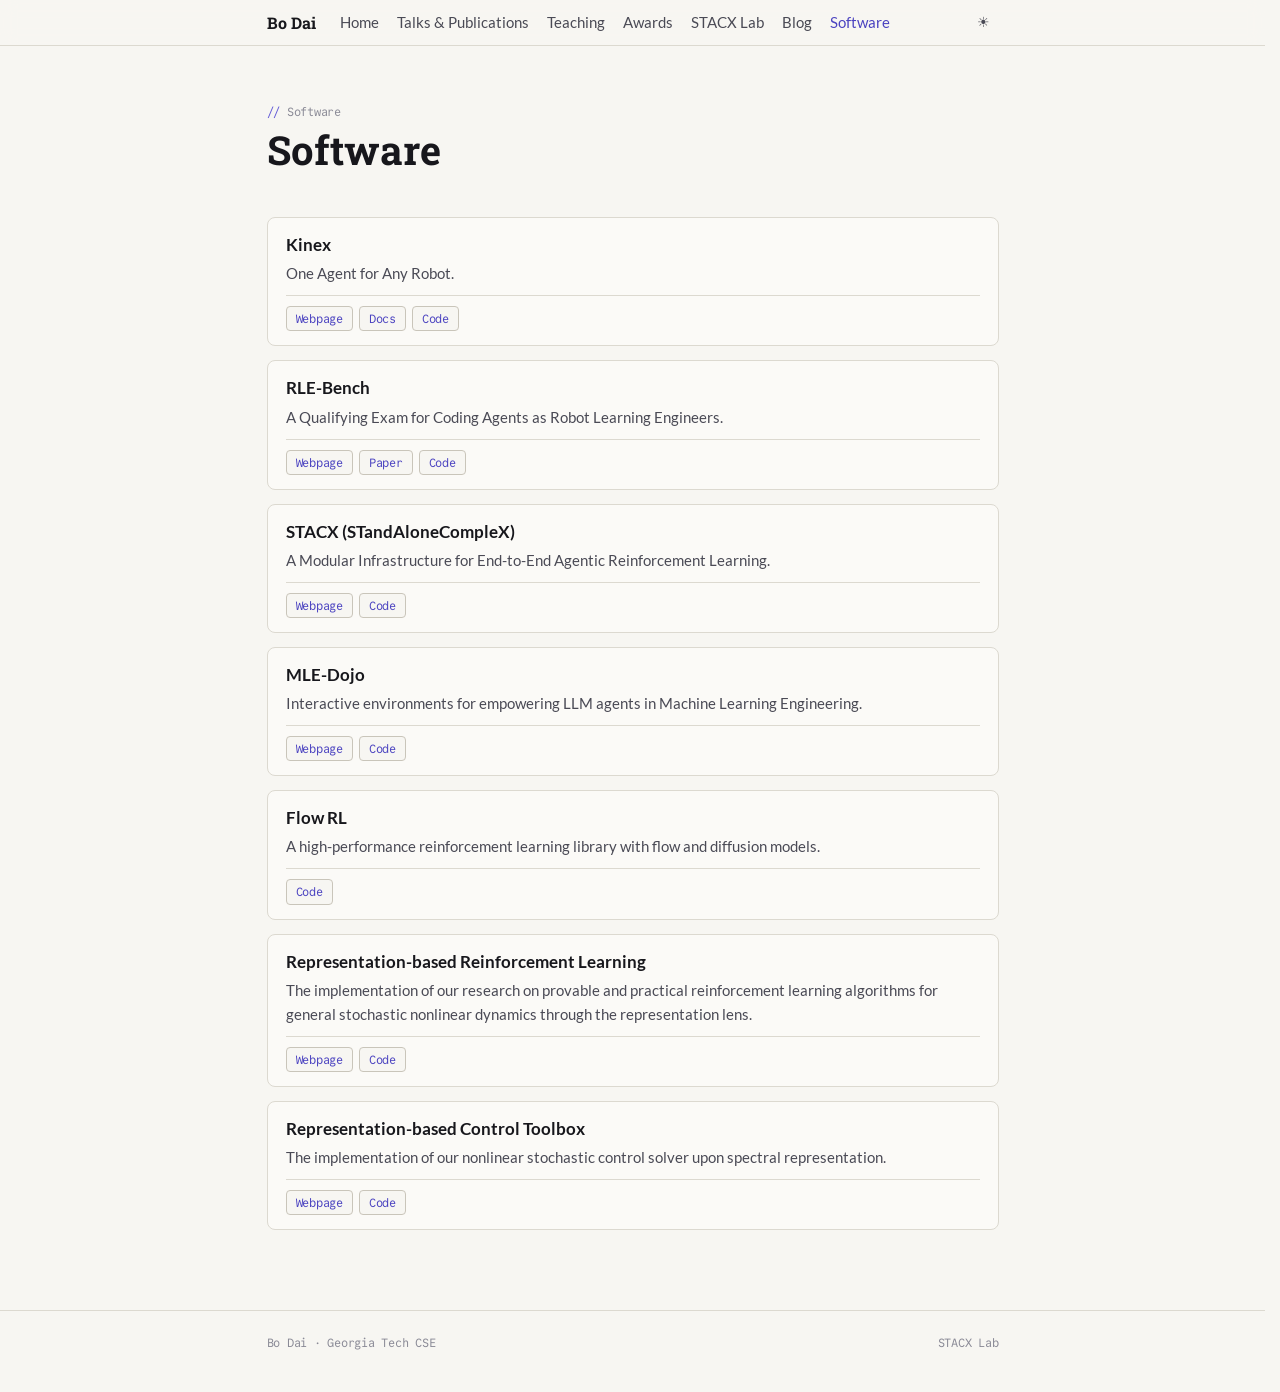
<file: software.html>
<!DOCTYPE html>
<html lang="en">

<head>
	<meta charset="utf-8">
	<meta name="viewport" content="width=device-width, initial-scale=1">
	<title>Bo Dai - Software</title>
	<link rel="preload" href="fonts/lato-latin-400-normal.woff2" as="font" type="font/woff2" crossorigin>
	<link rel="preload" href="fonts/roboto-slab-latin-700-normal.woff2" as="font" type="font/woff2" crossorigin>
	<link href="css/site.css?v=6" rel="stylesheet">
	<script>
	try { var t = localStorage.getItem('theme'); document.documentElement.dataset.theme = t || (matchMedia('(prefers-color-scheme: dark)').matches ? 'dark' : 'light'); } catch (e) {}
</script>
</head>

<body>
	<header class="topbar">
		<nav class="bar" aria-label="main">
			<a class="brand" href="index.html">Bo Dai</a>
			<div class="links">
			<a href="index.html">Home</a>
			<a href="publications.html">Talks &amp; Publications</a>
			<a href="teaching.html">Teaching</a>
			<a href="awards.html">Awards</a>
			<a href="team.html">STACX Lab</a>
			<a href="https://stacx-lab.github.io/blog/">Blog</a>
			<a href="software.html" aria-current="page">Software</a>
			</div>
			<button class="theme" type="button" data-theme-toggle aria-label="toggle theme" title="Toggle theme"><span class="sun">☀</span><span class="moon">☾</span></button>
		</nav>
	</header>

	<main class="wrap">
		<div class="page-head">
			<p class="kicker">Software</p>
			<h1>Software</h1>
		</div>

		<section>
			<ul class="pubs">
				<li class="pub">
					<p class="title">Kinex</p>
					<p class="desc">One Agent for Any Robot.</p>
					<div class="chips"><a class="chip" href="https://stacx-lab.github.io/kinex/">Webpage</a><a class="chip" href="https://stacx-lab.github.io/kinex/docs/">Docs</a><a class="chip" href="https://github.com/stacx-lab/kinex">Code</a></div>
				</li>
				<li class="pub">
					<p class="title">RLE-Bench</p>
					<p class="desc">A Qualifying Exam for Coding Agents as Robot Learning Engineers.</p>
					<div class="chips"><a class="chip" href="https://rle-bench.github.io/">Webpage</a><a class="chip" href="https://arxiv.org/abs/2609.34210">Paper</a><a class="chip" href="https://github.com/RLE-Bench/RLE-Bench">Code</a></div>
				</li>
				<li class="pub">
					<p class="title">STACX (STandAloneCompleX)</p>
					<p class="desc">A Modular Infrastructure for End-to-End Agentic Reinforcement Learning.</p>
					<div class="chips"><a class="chip" href="https://stacx.github.io/web/">Webpage</a><a class="chip" href="https://github.com/STACX/stacx/tree/main">Code</a></div>
				</li>
				<li class="pub">
					<p class="title">MLE-Dojo</p>
					<p class="desc">Interactive environments for empowering LLM agents in Machine Learning Engineering.</p>
					<div class="chips"><a class="chip" href="https://mle-dojo.github.io/MLE-Dojo-page/">Webpage</a><a class="chip" href="https://github.com/MLE-Dojo/MLE-Dojo">Code</a></div>
				</li>
				<li class="pub">
					<p class="title">Flow RL</p>
					<p class="desc">A high-performance reinforcement learning library with flow and diffusion models.</p>
					<div class="chips"><a class="chip" href="https://github.com/typoverflow/flow-rl">Code</a></div>
				</li>
				<li class="pub">
					<p class="title">Representation-based Reinforcement Learning</p>
					<p class="desc">The implementation of our research on provable and practical reinforcement learning algorithms for general stochastic nonlinear dynamics through the representation lens.</p>
					<div class="chips"><a class="chip" href="https://spectral-rl.github.io/">Webpage</a><a class="chip" href="https://github.com/spectral-rl/spectral-rl">Code</a></div>
				</li>
				<li class="pub">
					<p class="title">Representation-based Control Toolbox</p>
					<p class="desc">The implementation of our nonlinear stochastic control solver upon spectral representation.</p>
					<div class="chips"><a class="chip" href="https://repr-control-orgnaization.readthedocs.io/en/latest/">Webpage</a><a class="chip" href="https://github.com/CoNG-harvard/repr_control">Code</a></div>
				</li>
			</ul>
		</section>
	</main>

	<footer>
		<div class="wrap">
			<span>Bo Dai · Georgia Tech CSE</span>
			<span><a href="https://stacx-lab.github.io/">STACX Lab</a></span>
		</div>
	</footer>

	<script>
	document.querySelector('[data-theme-toggle]').addEventListener('click', function () {
		var root = document.documentElement, next = root.dataset.theme === 'dark' ? 'light' : 'dark';
		root.dataset.theme = next;
		try { localStorage.setItem('theme', next); } catch (e) {}
	});
</script>
</body>

</html>
</file>
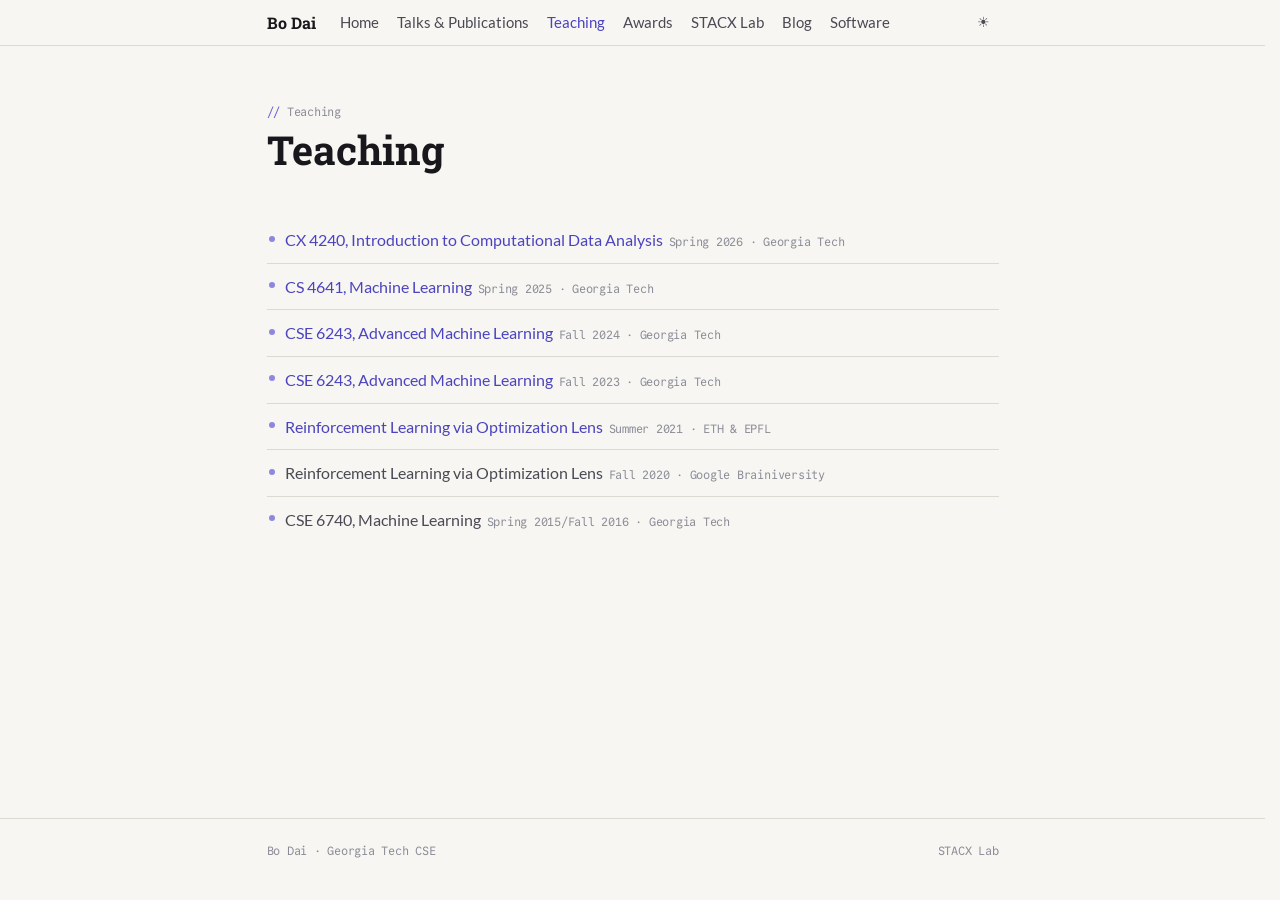
<file: teaching.html>
<!DOCTYPE html>
<html lang="en">

<head>
	<meta charset="utf-8">
	<meta name="viewport" content="width=device-width, initial-scale=1">
	<title>Bo Dai - Teaching</title>
	<link rel="preload" href="fonts/lato-latin-400-normal.woff2" as="font" type="font/woff2" crossorigin>
	<link rel="preload" href="fonts/roboto-slab-latin-700-normal.woff2" as="font" type="font/woff2" crossorigin>
	<link href="css/site.css?v=6" rel="stylesheet">
	<script>
	try { var t = localStorage.getItem('theme'); document.documentElement.dataset.theme = t || (matchMedia('(prefers-color-scheme: dark)').matches ? 'dark' : 'light'); } catch (e) {}
</script>
</head>

<body>
	<header class="topbar">
		<nav class="bar" aria-label="main">
			<a class="brand" href="index.html">Bo Dai</a>
			<div class="links">
			<a href="index.html">Home</a>
			<a href="publications.html">Talks &amp; Publications</a>
			<a href="teaching.html" aria-current="page">Teaching</a>
			<a href="awards.html">Awards</a>
			<a href="team.html">STACX Lab</a>
			<a href="https://stacx-lab.github.io/blog/">Blog</a>
			<a href="software.html">Software</a>
			</div>
			<button class="theme" type="button" data-theme-toggle aria-label="toggle theme" title="Toggle theme"><span class="sun">☀</span><span class="moon">☾</span></button>
		</nav>
	</header>

	<main class="wrap">
		<div class="page-head">
			<p class="kicker">Teaching</p>
			<h1>Teaching</h1>
		</div>

		<section>
			<ul class="items">
				<li><a href="https://bo-dai.github.io/CX4240-spring2026/">CX 4240, Introduction to Computational Data Analysis</a><span class="meta">Spring 2026 · Georgia Tech</span></li>
				<li><a href="https://bo-dai.github.io/CS4641-spring2025/">CS 4641, Machine Learning</a><span class="meta">Spring 2025 · Georgia Tech</span></li>
				<li><a href="https://bo-dai.github.io/CSE6243-fall2024/">CSE 6243, Advanced Machine Learning</a><span class="meta">Fall 2024 · Georgia Tech</span></li>
				<li><a href="https://bo-dai.github.io/CSE6243-fall2023/">CSE 6243, Advanced Machine Learning</a><span class="meta">Fall 2023 · Georgia Tech</span></li>
				<li><a href="https://sites.google.com/corp/view/fmg-data-driven-control">Reinforcement Learning via Optimization Lens</a><span class="meta">Summer 2021 · ETH & EPFL</span></li>
				<li>Reinforcement Learning via Optimization Lens<span class="meta">Fall 2020 · Google Brainiversity</span></li>
				<li>CSE 6740, Machine Learning<span class="meta">Spring 2015/Fall 2016 · Georgia Tech</span></li>
			</ul>
		</section>
	</main>

	<footer>
		<div class="wrap">
			<span>Bo Dai · Georgia Tech CSE</span>
			<span><a href="https://stacx-lab.github.io/">STACX Lab</a></span>
		</div>
	</footer>

	<script>
	document.querySelector('[data-theme-toggle]').addEventListener('click', function () {
		var root = document.documentElement, next = root.dataset.theme === 'dark' ? 'light' : 'dark';
		root.dataset.theme = next;
		try { localStorage.setItem('theme', next); } catch (e) {}
	});
</script>
</body>

</html>
</file>
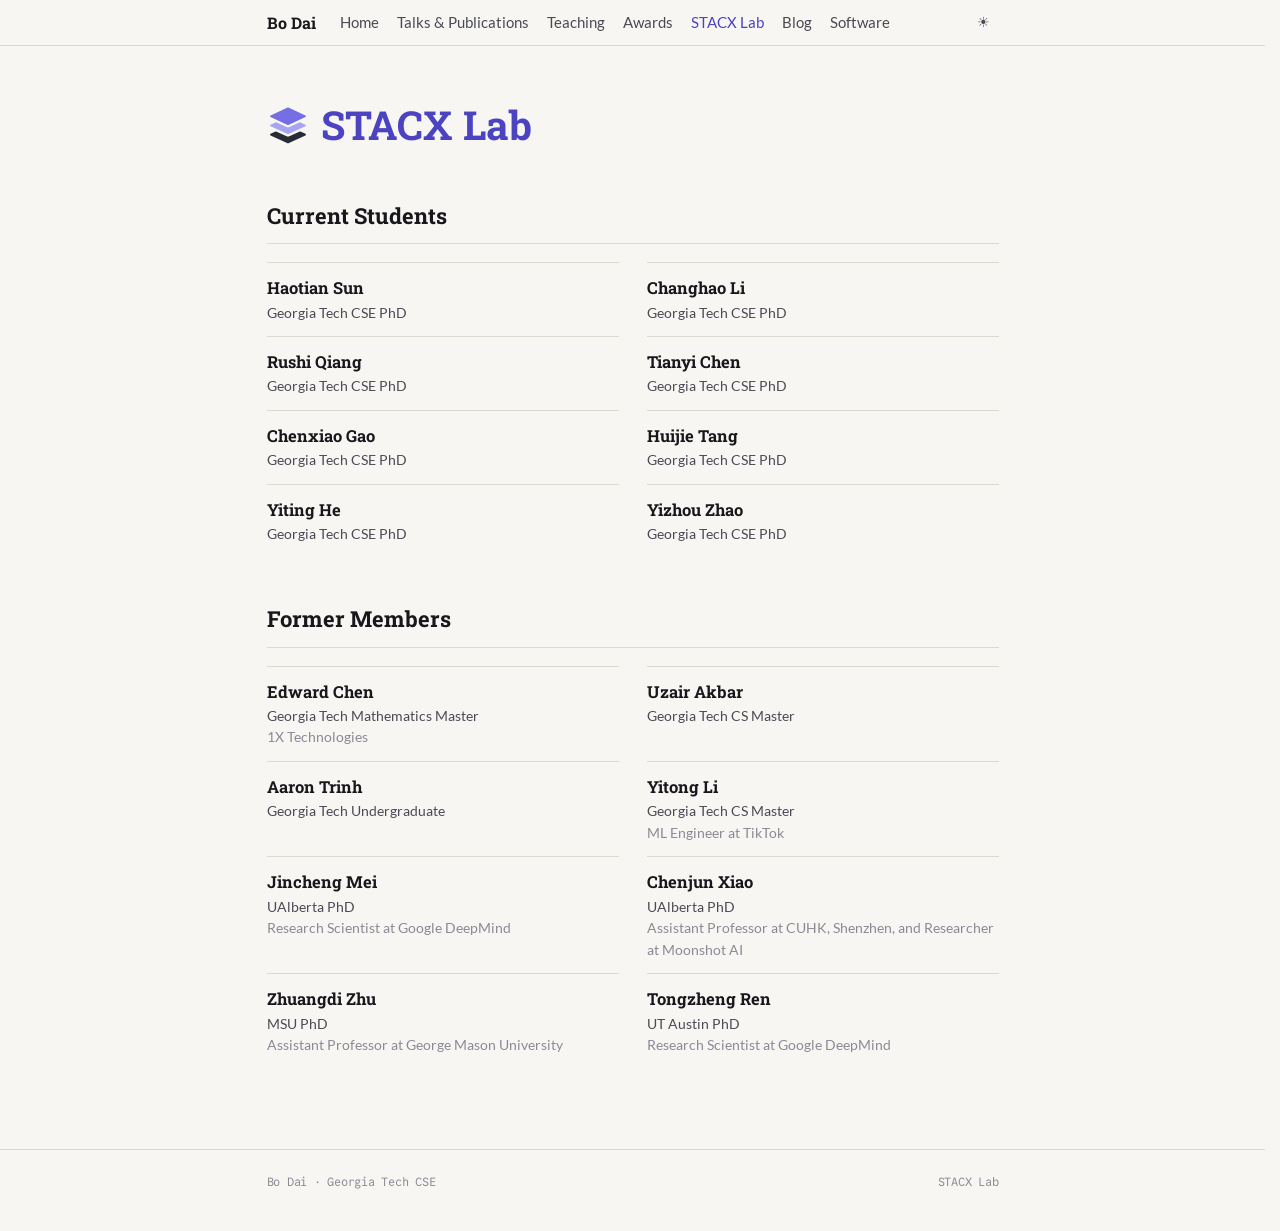
<file: team.html>
<!DOCTYPE html>
<html lang="en">

<head>
	<meta charset="utf-8">
	<meta name="viewport" content="width=device-width, initial-scale=1">
	<title>Bo Dai - STACX Lab</title>
	<link rel="preload" href="fonts/lato-latin-400-normal.woff2" as="font" type="font/woff2" crossorigin>
	<link rel="preload" href="fonts/roboto-slab-latin-700-normal.woff2" as="font" type="font/woff2" crossorigin>
	<link href="css/site.css?v=6" rel="stylesheet">
	<script>
	try { var t = localStorage.getItem('theme'); document.documentElement.dataset.theme = t || (matchMedia('(prefers-color-scheme: dark)').matches ? 'dark' : 'light'); } catch (e) {}
</script>
</head>

<body>
	<header class="topbar">
		<nav class="bar" aria-label="main">
			<a class="brand" href="index.html">Bo Dai</a>
			<div class="links">
			<a href="index.html">Home</a>
			<a href="publications.html">Talks &amp; Publications</a>
			<a href="teaching.html">Teaching</a>
			<a href="awards.html">Awards</a>
			<a href="team.html" aria-current="page">STACX Lab</a>
			<a href="https://stacx-lab.github.io/blog/">Blog</a>
			<a href="software.html">Software</a>
			</div>
			<button class="theme" type="button" data-theme-toggle aria-label="toggle theme" title="Toggle theme"><span class="sun">☀</span><span class="moon">☾</span></button>
		</nav>
	</header>

	<main class="wrap">
		<div class="page-head">
			<h1><a class="lab-title" href="https://stacx-lab.github.io/"><img class="day" src="images/stacx-logo-day.svg" alt=""><img class="night" src="images/stacx-logo-night.svg" alt="">STACX Lab</a></h1>
		</div>

		<section>
			<h2>Current Students</h2>
			<ul class="people">
				<li><a class="name" href="https://haotiansun.tech/">Haotian Sun</a><span class="role">Georgia Tech CSE PhD</span></li>
				<li><a class="name" href="https://lichangh20.github.io/">Changhao Li</a><span class="role">Georgia Tech CSE PhD</span></li>
				<li><a class="name" href="https://rushi-q.github.io/">Rushi Qiang</a><span class="role">Georgia Tech CSE PhD</span></li>
				<li><a class="name" href="https://tianyyiii.github.io/">Tianyi Chen</a><span class="role">Georgia Tech CSE PhD</span></li>
				<li><a class="name" href="https://about.gaocx.io/">Chenxiao Gao</a><span class="role">Georgia Tech CSE PhD</span></li>
				<li><span class="name">Huijie Tang</span><span class="role">Georgia Tech CSE PhD</span></li>
				<li><span class="name">Yiting He</span><span class="role">Georgia Tech CSE PhD</span></li>
				<li><span class="name">Yizhou Zhao</span><span class="role">Georgia Tech CSE PhD</span></li>
			</ul>
		</section>

		<section>
			<h2>Former Members</h2>
			<ul class="people">
				<li><a class="name" href="https://edwardchen.me/">Edward Chen</a><span class="role">Georgia Tech Mathematics Master</span><span class="now">1X Technologies</span></li>
				<li><a class="name" href="https://uzairakbar.com/">Uzair Akbar</a><span class="role">Georgia Tech CS Master</span></li>
				<li><a class="name" href="https://aarontrinh02.github.io/">Aaron Trinh</a><span class="role">Georgia Tech Undergraduate</span></li>
				<li><a class="name" href="https://d-yitongli.github.io/">Yitong Li</a><span class="role">Georgia Tech CS Master</span><span class="now">ML Engineer at TikTok</span></li>
				<li><a class="name" href="https://jinchengmei.github.io/">Jincheng Mei</a><span class="role">UAlberta PhD</span><span class="now">Research Scientist at Google DeepMind</span></li>
				<li><a class="name" href="https://chenjun-x.github.io/">Chenjun Xiao</a><span class="role">UAlberta PhD</span><span class="now">Assistant Professor at CUHK, Shenzhen, and Researcher at Moonshot AI</span></li>
				<li><a class="name" href="https://zhuangdizhu.github.io/">Zhuangdi Zhu</a><span class="role">MSU PhD</span><span class="now">Assistant Professor at George Mason University</span></li>
				<li><a class="name" href="https://www.cs.utexas.edu/~tzren/">Tongzheng Ren</a><span class="role">UT Austin PhD</span><span class="now">Research Scientist at Google DeepMind</span></li>
				<!-- <li><a class="name" href="https://tianjunz.github.io/">Tianjun Zhang</a><span class="role">UC Berkeley PhD</span></li> -->
			</ul>
		</section>
	</main>

	<footer>
		<div class="wrap">
			<span>Bo Dai · Georgia Tech CSE</span>
			<span><a href="https://stacx-lab.github.io/">STACX Lab</a></span>
		</div>
	</footer>

	<script>
	document.querySelector('[data-theme-toggle]').addEventListener('click', function () {
		var root = document.documentElement, next = root.dataset.theme === 'dark' ? 'light' : 'dark';
		root.dataset.theme = next;
		try { localStorage.setItem('theme', next); } catch (e) {}
	});
</script>
</body>

</html>
</file>
<file: css/site.css>
/* Tokens and fonts follow the STACX Lab site (stacx-lab.github.io); layout follows a single reading column. */

@font-face { font-family: 'Lato'; font-style: normal; font-weight: 400; font-display: swap; src: url(../fonts/lato-latin-400-normal.woff2) format('woff2'); }
@font-face { font-family: 'Lato'; font-style: normal; font-weight: 700; font-display: swap; src: url(../fonts/lato-latin-700-normal.woff2) format('woff2'); }
@font-face { font-family: 'Lato'; font-style: italic; font-weight: 400; font-display: swap; src: url(../fonts/lato-latin-400-italic.woff2) format('woff2'); }
@font-face { font-family: 'Roboto Slab'; font-style: normal; font-weight: 500 700; font-display: swap; src: url(../fonts/roboto-slab-latin-700-normal.woff2) format('woff2'); }
@font-face { font-family: 'Commit Mono'; font-style: normal; font-weight: 400; font-display: swap; src: url(../fonts/commit-mono-latin-400-normal.woff2) format('woff2'); }

/* ── tokens ───────────────────────────────────────────── */
:root {
  --bg: #f7f6f2;
  --bg-2: #efede7;
  --panel: #fbfaf7;
  --ink: #17171c;
  --ink-2: #4a4a55;
  --ink-3: #8a8a96;
  --rule: #dcd9d0;
  --rule-2: #c9c5ba;
  --accent: #6159d6;
  --accent-ink: #4b43c0;
  --accent-bg: #e9e7fb;
  --award: #b26a00;
  --award-bg: #f6ead6;
  --grid: rgb(23 23 28 / 0.07);

  --font-body: 'Lato', 'Helvetica Neue', Arial, sans-serif;
  --font-head: 'Roboto Slab', Georgia, serif;
  --font-mono: 'Commit Mono', ui-monospace, SFMono-Regular, Menlo, Consolas, monospace;
  --wrap: 780px;
  --topbar: 46px;
  --radius: 4px;
  --tracking: -0.02em;
  color-scheme: light;
}

:root[data-theme='dark'] {
  --bg: #111114;
  --bg-2: #18181c;
  --panel: #151518;
  --ink: #e9e7e1;
  --ink-2: #b1afb8;
  --ink-3: #75747f;
  --rule: #2a2a31;
  --rule-2: #3a3a43;
  --accent: #9b95f5;
  --accent-ink: #b4afff;
  --accent-bg: #23213d;
  --award: #e3a54a;
  --award-bg: #2a2114;
  --grid: rgb(233 231 225 / 0.06);
  color-scheme: dark;
}

/* ── base ─────────────────────────────────────────────── */
*, *::before, *::after { box-sizing: border-box; }
html { -webkit-text-size-adjust: 100%; scroll-padding-top: calc(var(--topbar) + 16px); scrollbar-gutter: stable; }
body {
  margin: 0; min-height: 100vh; display: flex; flex-direction: column;
  font-family: var(--font-body);
  font-size: 16px;
  line-height: 1.6;
  color: var(--ink);
  background: var(--bg);
  -webkit-font-smoothing: antialiased;
}
a { color: var(--accent-ink); text-decoration: none; }
a:hover { text-decoration: underline; text-underline-offset: 3px; }
a:focus-visible, button:focus-visible { outline: 2px solid var(--accent); outline-offset: 2px; }
img { max-width: 100%; }
::selection { background: var(--accent-bg); color: var(--ink); }
h1, h2, h3 { font-family: var(--font-head); font-weight: 700; color: var(--ink); }
.mono { font-family: var(--font-mono); letter-spacing: var(--tracking); font-variant-ligatures: none; }

.wrap { max-width: var(--wrap); margin: 0 auto; padding-inline: 24px; }
@media (max-width: 600px) { .wrap { padding-inline: 16px; } }

/* `// label` section markers */
.kicker { font-family: var(--font-mono); letter-spacing: var(--tracking); font-size: 12px; color: var(--ink-3); margin: 0 0 6px; }
.kicker::before { content: '// '; color: var(--accent); }

/* ── top bar ──────────────────────────────────────────── */
.topbar {
  position: sticky; top: 0; z-index: 40; height: var(--topbar);
  background: color-mix(in srgb, var(--bg) 88%, transparent);
  backdrop-filter: blur(8px); -webkit-backdrop-filter: blur(8px);
  border-bottom: 1px solid var(--rule);
}
.bar { max-width: var(--wrap); margin: 0 auto; padding-inline: 24px; height: 100%; display: flex; align-items: center; gap: 24px; }
.brand { font-family: var(--font-head); font-weight: 700; color: var(--ink); white-space: nowrap; }
.brand:hover { text-decoration: none; }
.links { min-width: 0; display: flex; gap: 18px; font-size: 14.5px; overflow-x: auto; scrollbar-width: none; }
.links a { color: var(--ink-2); white-space: nowrap; }
.links a:hover { color: var(--ink); text-decoration: none; }
.links a[aria-current] { color: var(--accent-ink); }
.theme {
  margin-left: auto; flex: none; width: 30px; height: 30px; font: inherit; font-size: 14px; color: var(--ink-2);
  background: none; border: 1px solid transparent; border-radius: var(--radius); cursor: pointer;
}
.theme:hover { border-color: var(--rule); }
:root[data-theme='dark'] .sun, :root:not([data-theme='dark']) .moon { display: none; }
@media (max-width: 600px) { .bar { padding-inline: 16px; gap: 14px; } .links { gap: 12px; font-size: 13.5px; } }

/* ── page ─────────────────────────────────────────────── */
main { padding: 56px 0 24px; flex: 1; width: 100%; }
.page-head { margin-bottom: 8px; }
.page-head h1 { font-size: clamp(30px, 5vw, 40px); line-height: 1.15; margin: 0; }

section { padding: 36px 0 8px; }
section > h2 {
  font-size: 22px; margin: 0 0 18px; padding-bottom: 10px;
  border-bottom: 1px solid var(--rule);
}
section > h2 .more { font-family: var(--font-body); font-weight: 400; font-size: 14px; margin-left: 10px; }
p { margin: 0 0 14px; color: var(--ink-2); }
b, strong { color: var(--ink); }

/* ── home hero ────────────────────────────────────────── */
.hero { display: grid; grid-template-columns: minmax(0, 1fr) 200px; gap: 36px; align-items: start; }
.hero h1 { font-size: clamp(38px, 6vw, 52px); line-height: 1.05; margin: 0 0 10px; letter-spacing: -0.01em; }
.hero .role { font-style: italic; color: var(--ink-2); margin: 0 0 8px; font-size: 17px; }
.hero .email { font-family: var(--font-mono); letter-spacing: var(--tracking); font-size: 12.5px; color: var(--ink-2); margin: 0 0 22px; }
.hero .email .dim { color: var(--ink-3); }
.hero .bio p { font-size: 16.5px; line-height: 1.65; }
.hl { color: var(--accent-ink); font-weight: 700; }
.side { display: flex; flex-direction: column; align-items: center; gap: 12px; padding-top: 6px; }
.portrait { width: 200px; aspect-ratio: 4 / 5; object-fit: cover; border-radius: 10px; border: 1px solid var(--rule); background: var(--bg-2); }
.icons { display: flex; gap: 14px; }
.icons a { color: var(--ink-3); display: inline-flex; }
.icons a:hover { color: var(--accent); }
.icons svg { width: 18px; height: 18px; }
.affil { display: flex; flex-direction: column; gap: 8px; align-items: center; }
.affil img { width: 150px; height: auto; border-radius: 3px; mix-blend-mode: multiply; }
:root[data-theme='dark'] .affil img { mix-blend-mode: normal; background: #fff; padding: 2px 4px; }
@media (max-width: 640px) {
  .hero { grid-template-columns: 1fr; gap: 20px; }
  .side { order: -1; display: grid; grid-template-columns: 110px 1fr; justify-items: start; gap: 10px 16px; }
  .portrait { width: 110px; grid-row: span 2; }
  .affil { align-items: flex-start; }
  .affil img { width: 120px; }
  .side-globe { grid-column: 1 / -1; justify-self: center; }
}

.facts { display: grid; grid-template-columns: 90px 1fr; gap: 6px 20px; font-size: 15px; }
.facts dt { font-family: var(--font-mono); letter-spacing: var(--tracking); font-size: 12px; color: var(--ink-3); padding-top: 3px; }
.facts dd { margin: 0; color: var(--ink-2); }
.facts dd .note { color: var(--ink-3); font-size: 14px; }

/* dated rows (experiences, news-like lists) */
.timeline { list-style: none; margin: 0; padding: 0; }
.timeline li { display: grid; grid-template-columns: 150px 1fr; gap: 20px; padding: 12px 0; border-bottom: 1px solid var(--rule); }
.timeline li:last-child { border-bottom: 0; }
.timeline .when { font-family: var(--font-mono); letter-spacing: var(--tracking); font-size: 12px; color: var(--ink-3); padding-top: 3px; }
.timeline .what { color: var(--ink-2); }
.timeline .what b { font-weight: 700; }
.timeline .sub { display: block; font-size: 14.5px; color: var(--ink-3); }
@media (max-width: 600px) { .timeline li { grid-template-columns: 1fr; gap: 2px; } }

/* news: the first four items show, the rest scroll; the bottom edge fades out */
.news-scroll {
  max-height: 17rem; overflow-y: auto; padding-right: 6px;
  scrollbar-width: thin; scrollbar-color: var(--rule-2) transparent;
  -webkit-mask-image: linear-gradient(to bottom, #000 calc(100% - 2.5rem), transparent 100%);
  mask-image: linear-gradient(to bottom, #000 calc(100% - 2.5rem), transparent 100%);
}
.news-scroll.all { max-height: none; -webkit-mask-image: none; mask-image: none; }
.news-scroll .news { padding-bottom: 1.5rem; }
.timeline.news li { grid-template-columns: 90px 1fr; padding: 9px 0; }
@media (max-width: 600px) { .timeline.news li { grid-template-columns: 1fr; } }

/* plain item lists (services, teaching, awards) */
.items { list-style: none; margin: 0; padding: 0; }
.items li { padding: 10px 0 10px 18px; position: relative; color: var(--ink-2); border-bottom: 1px solid var(--rule); }
.items li:last-child { border-bottom: 0; }
.items li::before { content: ''; position: absolute; left: 2px; top: 1.15em; width: 6px; height: 6px; border-radius: 50%; background: var(--accent); opacity: .7; }
.items .meta { font-family: var(--font-mono); letter-spacing: var(--tracking); font-size: 12px; color: var(--ink-3); margin-left: 6px; white-space: nowrap; }

/* ── publications & software ──────────────────────────── */
.pubs { list-style: none; margin: 0; padding: 0; display: flex; flex-direction: column; gap: 14px; }
.pub {
  background: var(--panel); border: 1px solid var(--rule); border-radius: 8px;
  padding: 16px 18px 14px;
}
.pub:hover { border-color: var(--rule-2); }
.pub .title { font-weight: 700; color: var(--ink); font-size: 16.5px; line-height: 1.4; margin: 0 0 4px; }
.pub .authors { font-size: 14.5px; color: var(--ink-2); margin: 0 0 4px; }
.pub .authors b { color: var(--ink); }
.pub .venue { font-size: 14.5px; color: var(--ink-3); margin: 0 0 10px; }
.pub .venue i { font-style: italic; }
.pub .desc { font-size: 15px; margin: 0 0 10px; }
.badge {
  display: inline-block; font-family: var(--font-mono); letter-spacing: var(--tracking); font-size: 11px;
  padding: 1px 7px; border-radius: 3px; margin-left: 6px; vertical-align: 1px;
  color: var(--award); background: var(--award-bg);
}
.venue-tag { font-family: var(--font-mono); letter-spacing: var(--tracking); font-size: 11.5px; color: var(--accent-ink); background: var(--accent-bg); padding: 1px 6px; border-radius: 3px; margin-right: 6px; }
.chips { display: flex; flex-wrap: wrap; gap: 6px; border-top: 1px solid var(--rule); padding-top: 10px; }
.chip {
  font-family: var(--font-mono); letter-spacing: var(--tracking); font-size: 12px;
  padding: 2px 9px; border: 1px solid var(--rule-2); border-radius: var(--radius); color: var(--accent-ink); background: var(--bg);
}
.chip:hover { border-color: var(--accent); text-decoration: none; }

/* ── team ─────────────────────────────────────────────── */
.people { display: grid; grid-template-columns: repeat(2, 1fr); gap: 0 28px; list-style: none; margin: 0; padding: 0; }
.people li { padding: 12px 0; border-top: 1px solid var(--rule); }
.people .name { font-family: var(--font-head); font-weight: 700; font-size: 16.5px; color: var(--ink); }
.people a.name { color: var(--ink); }
.people a.name:hover { color: var(--accent-ink); }
.people .role { display: block; font-size: 14px; color: var(--ink-2); }
.people .now { display: block; font-size: 13.5px; color: var(--ink-3); }
@media (max-width: 600px) { .people { grid-template-columns: 1fr; } }

/* ── footer ───────────────────────────────────────────── */
footer { border-top: 1px solid var(--rule); margin-top: 48px; }
footer .wrap { padding-block: 22px 40px; display: flex; flex-wrap: wrap; gap: 8px 20px; justify-content: space-between; font-family: var(--font-mono); letter-spacing: var(--tracking); font-size: 12px; color: var(--ink-3); }
footer a { color: var(--ink-3); }
.map { display: flex; justify-content: center; padding-top: 28px; }

@media (prefers-reduced-motion: reduce) { *, *::before, *::after { transition: none !important; } }

/* ── visitor globe (js/globe.js) ──────────────────────── */
.hero-contact { padding-top: 22px; }
.hero-contact .facts { grid-template-columns: 70px 1fr; }
.side-globe { margin-top: 18px; max-width: 190px; }
.side-globe .visitor-globe__caption { font-size: 11px; }
.visitor-globe { position: relative; width: 100%; max-width: 260px; }
.visitor-globe canvas { display: block; margin: 0 auto; cursor: grab; touch-action: pan-y; }
.visitor-globe canvas.is-dragging { cursor: grabbing; }
.visitor-globe__caption { margin-top: 10px; text-align: center; font-family: var(--font-mono); letter-spacing: var(--tracking); font-size: 12px; color: var(--ink-3); }
.visitor-globe__stat { appearance: none; background: none; border: 0; padding: 0; font: inherit; letter-spacing: inherit; color: inherit; cursor: pointer; border-bottom: 1px dotted var(--rule-2); }
.visitor-globe__stat:hover, .visitor-globe__stat:focus-visible { color: var(--accent-ink); border-bottom-color: var(--accent); }
.visitor-globe__stat.is-open { color: var(--accent-ink); border-bottom: 1px solid var(--accent); }
.visitor-globe__sep { margin: 0 .5em; opacity: .6; }
.visitor-globe__panel { margin-top: 10px; border: 1px solid var(--rule); background: var(--panel); border-radius: 6px; padding: 8px 10px 10px; }
.visitor-globe__panel-head { font-family: var(--font-mono); letter-spacing: var(--tracking); font-size: 11px; color: var(--ink-3); padding-bottom: 6px; border-bottom: 1px solid var(--rule); }
.visitor-globe__list { list-style: none; margin: 0; padding: 0; }
.visitor-globe__list li { border-bottom: 1px solid var(--rule); }
.visitor-globe__list li:last-child { border-bottom: 0; }
.visitor-globe__row { appearance: none; background: none; border: 0; width: 100%; display: flex; align-items: baseline; gap: 8px; padding: 5px 2px; font: inherit; font-size: 14px; line-height: 1.35; color: var(--ink-2); text-align: left; cursor: pointer; }
.visitor-globe__row:hover, .visitor-globe__row:focus-visible, .visitor-globe__row.is-focused { color: var(--accent-ink); background: var(--accent-bg); }
.visitor-globe__rank { flex: none; min-width: 1.4em; font-family: var(--font-mono); font-size: 11px; color: var(--ink-3); }
.visitor-globe__place { flex: 1; overflow: hidden; text-overflow: ellipsis; white-space: nowrap; }
.visitor-globe__count { flex: none; font-family: var(--font-mono); font-size: 12px; color: var(--ink-3); }
.visitor-globe__more { appearance: none; background: none; border: 0; display: block; width: 100%; margin-top: 6px; padding: 2px 0; font-family: var(--font-mono); font-size: 11px; color: var(--ink-3); cursor: pointer; }
.visitor-globe__more:hover, .visitor-globe__more:focus-visible { color: var(--accent-ink); }
.visitor-globe__tooltip { position: absolute; transform: translate(-50%, -100%); background: var(--panel); border: 1px solid var(--rule); border-radius: 3px; color: var(--ink); font-size: 12px; line-height: 1.9; padding: 0 8px; white-space: nowrap; pointer-events: none; box-shadow: 0 2px 8px rgb(0 0 0 / 0.1); }

/* team page title: lab logo + name */
.lab-title { display: inline-flex; align-items: center; gap: .32em; color: var(--accent-ink); }
.lab-title:hover { text-decoration: none; color: var(--accent); }
.lab-title img { width: 1.05em; height: 1.05em; }
.lab-title .night, :root[data-theme='dark'] .lab-title .day { display: none; }
:root[data-theme='dark'] .lab-title .night { display: inline; }
.lab-inline { gap: .25em; vertical-align: -0.12em; font-weight: 700; }
.lab-inline img { width: 1em; height: 1em; }
.lab-inline:hover { text-decoration: underline; text-underline-offset: 3px; }
</file>
